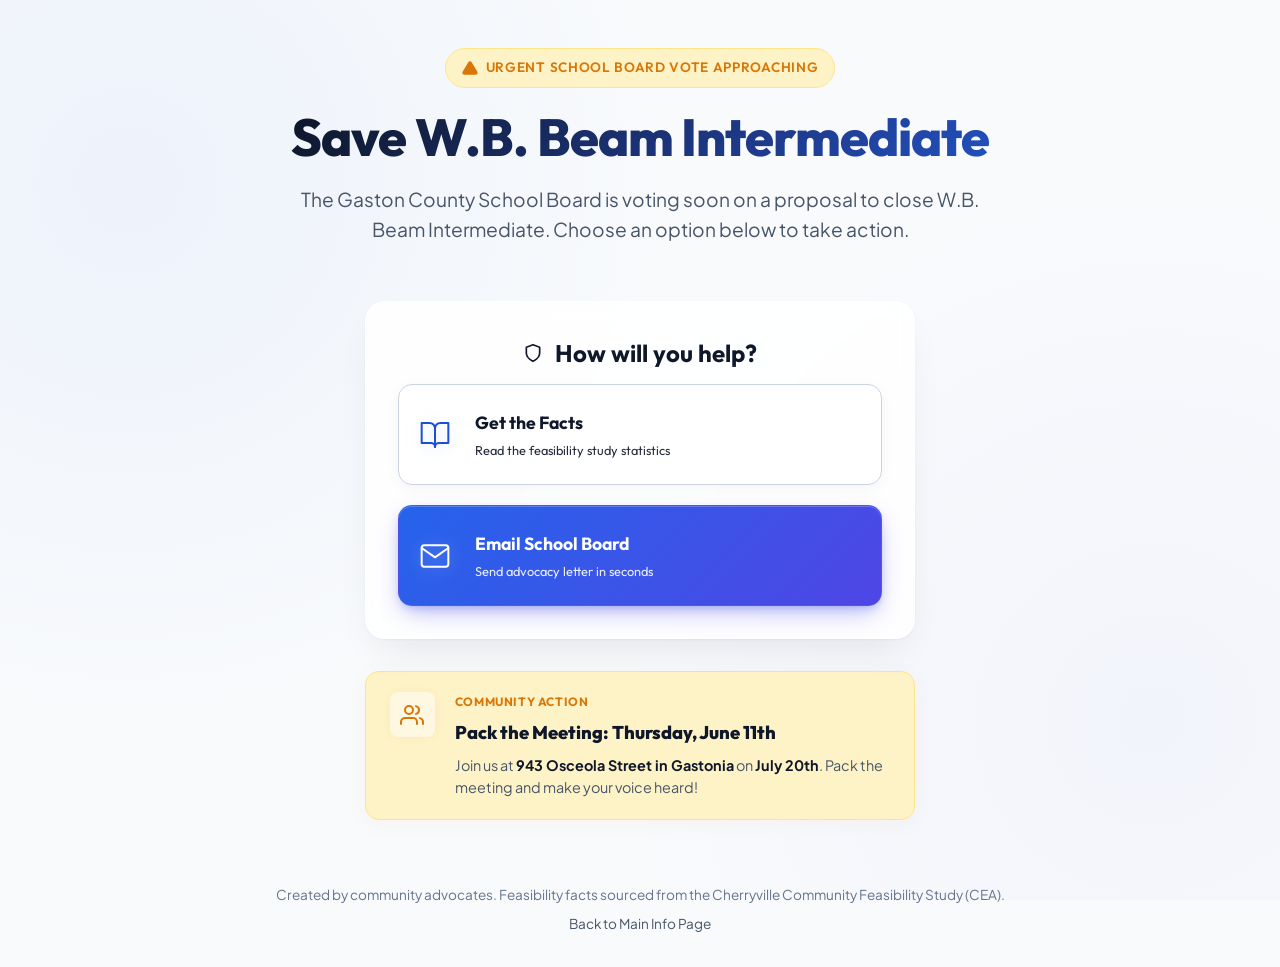
<file: index.html>
<!DOCTYPE html>
<html lang="en">

<head>
  <meta charset="UTF-8">
  <meta name="viewport" content="width=device-width, initial-scale=1.0">
  <meta name="description"
    content="Advocacy action center to protest the proposed closure of W.B. Beam Intermediate School. Get the facts or email the Gaston County School Board.">
  <title>Save W.B. Beam Intermediate School - Action Center</title>
  <link rel="stylesheet" href="index.css">
</head>

<body>

  <header>
    <div class="badge">
      <svg class="icon" viewBox="0 0 24 24" style="width:16px; height:16px;">
        <path d="M10.29 3.86L1.82 18a2 2 0 0 0 1.71 3h16.94a2 2 0 0 0 1.71-3L13.71 3.86a2 2 0 0 0-3.42 0z" />
        <line x1="12" y1="9" x2="12" y2="13" />
        <line x1="12" y1="17" x2="12.01" y2="17" />
      </svg>
      Urgent School Board Vote Approaching
    </div>
    <h1>Save W.B. Beam Intermediate</h1>
    <p class="subtitle">
      The Gaston County School Board is voting soon on a proposal to close W.B. Beam Intermediate.
      Choose an option below to take action.
    </p>
  </header>

  <main>
    <div class="hero-container">
      <!-- Main Landing Action Card -->
      <div class="card action-card">
        <h2 class="card-title" style="color: var(--text-primary); margin-bottom: 0.75rem; justify-content: center;">
          <svg class="icon" viewBox="0 0 24 24">
            <path d="M12 22s8-4 8-10V5l-8-3-8 3v7c0 6 8 10 8 10z" />
          </svg>
          How will you help?
        </h2>

        <div class="landing-buttons-vertical">
          <!-- Button 1: Get the Facts -->
          <a href="facts.html" class="btn btn-secondary btn-large">
            <svg class="icon" viewBox="0 0 24 24">
              <path d="M2 3h6a4 4 0 0 1 4 4v14a3 3 0 0 0-3-3H2z" />
              <path d="M22 3h-6a4 4 0 0 0-4 4v14a3 3 0 0 1 3-3h7z" />
            </svg>
            <div class="btn-text-container">
              <span class="btn-main-text">Get the Facts</span>
              <span class="btn-sub-text">Read the feasibility study statistics</span>
            </div>
          </a>

          <!-- Button 2: Email advocacy tool -->
          <a href="email.html" class="btn btn-primary btn-large">
            <svg class="icon" viewBox="0 0 24 24">
              <path d="M4 4h16c1.1 0 2 .9 2 2v12c0 1.1-.9 2-2 2H4c-1.1 0-2-.9-2-2V6c0-1.1.9-2 2-2z" />
              <polyline points="22,6 12,13 2,6" />
            </svg>
            <div class="btn-text-container">
              <span class="btn-main-text">Email School Board</span>
              <span class="btn-sub-text">Send advocacy letter in seconds</span>
            </div>
          </a>
        </div>
      </div>

      <!-- In-Person Meeting Call to Action (Placed below card, scrolls into view if height is small) -->
      <div class="announcement-banner" style="max-width: 550px; width: 100%; margin: 0 auto;">
        <div class="announcement-icon">
          <svg class="icon" viewBox="0 0 24 24">
            <path d="M17 21v-2a4 4 0 0 0-4-4H5a4 4 0 0 0-4 4v2" />
            <circle cx="9" cy="7" r="4" />
            <path d="M23 21v-2a4 4 0 0 0-3-3.87" />
            <path d="M16 3.13a4 4 0 0 1 0 7.75" />
          </svg>
        </div>
        <div class="announcement-content">
          <span class="announcement-tag">Community Action</span>
          <h3 class="announcement-title">Pack the Meeting: Thursday, June 11th</h3>
          <p class="announcement-text">Join us at <strong>943 Osceola Street in Gastonia</strong> on <strong>July
              20th</strong>. Pack the
            meeting and make your voice heard!</p>
        </div>
      </div>
    </div>
  </main>

  <footer>
    <p>Created by community advocates. Feasibility facts sourced from the Cherryville Community Feasibility Study (CEA).
    </p>
    <p style="margin-top: 0.5rem;"><a href="../beam.html">Back to Main Info Page</a></p>
  </footer>

</body>

</html>
</file>
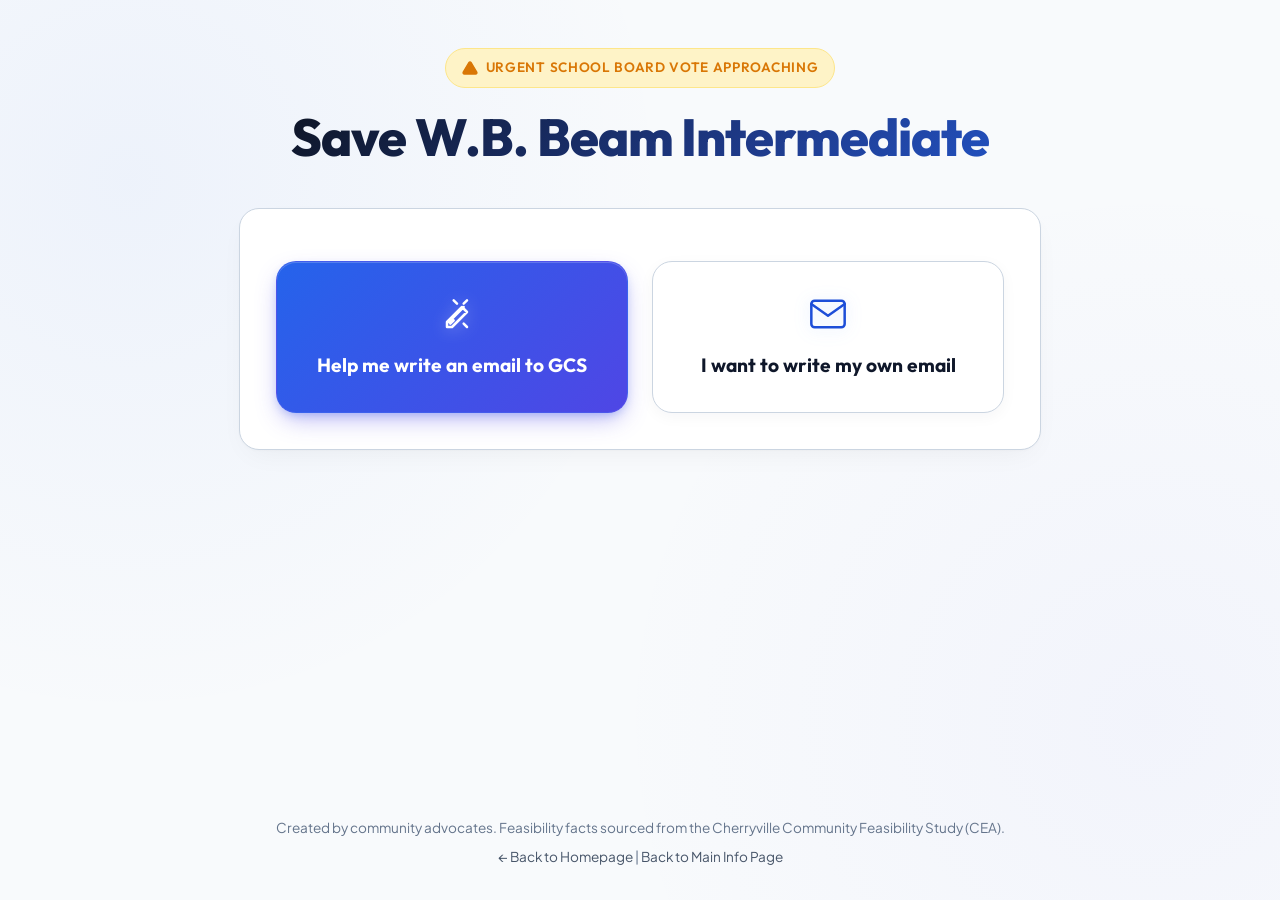
<file: email.html>
<!DOCTYPE html>
<html lang="en">

<head>
  <meta charset="UTF-8">
  <meta name="viewport" content="width=device-width, initial-scale=1.0">
  <meta name="description"
    content="Send advocacy emails directly to the Gaston County School Board to protest the closure of W.B. Beam Intermediate School.">
  <title>Save W.B. Beam Intermediate School - Advocacy Launcher</title>
  <link rel="stylesheet" href="index.css">
</head>

<body>

  <header>
    <div class="badge">
      <svg class="icon" viewBox="0 0 24 24" style="width:16px; height:16px;">
        <path d="M10.29 3.86L1.82 18a2 2 0 0 0 1.71 3h16.94a2 2 0 0 0 1.71-3L13.71 3.86a2 2 0 0 0-3.42 0z" />
        <line x1="12" y1="9" x2="12" y2="13" />
        <line x1="12" y1="17" x2="12.01" y2="17" />
      </svg>
      Urgent School Board Vote Approaching
    </div>
    <h1>Save W.B. Beam Intermediate</h1>
    <!-- <p class="subtitle">
      The Gaston County School Board is voting soon on a proposal to close W.B. Beam Intermediate School.
      Help us fight this short-sighted decision. Send an advocacy email to all board members in seconds.
    </p> -->
  </header>

  <main>
    <!-- Landing View -->
    <div id="landing-container" class="card">
      <!-- <h2 class="card-title" style="color: var(--text-primary);">
        <svg class="icon" viewBox="0 0 24 24">
          <path d="M12 22s8-4 8-10V5l-8-3-8 3v7c0 6 8 10 8 10z" />
        </svg>
        Take Action Now
      </h2> -->

      <!-- In-Person Meeting Call to Action -->
      <!-- <div class="announcement-banner">
        <div class="announcement-icon">
          <svg class="icon" viewBox="0 0 24 24">
            <path d="M17 21v-2a4 4 0 0 0-4-4H5a4 4 0 0 0-4 4v2" />
            <circle cx="9" cy="7" r="4" />
            <path d="M23 21v-2a4 4 0 0 0-3-3.87" />
            <path d="M16 3.13a4 4 0 0 1 0 7.75" />
          </svg>
        </div>
         <div class="announcement-content">
          <span class="announcement-tag">Community Action</span>
          <h3 class="announcement-title">Pack the Meeting: Thursday, June 11th</h3>
          <p class="announcement-text">Join us at <strong>Myers Center</strong> this Thursday. Pack the meeting and make
            your voice heard! We need everyone present to stand against the closure of W.B. Beam Intermediate.</p>
        </div>
    </div> -->

      <div class="landing-buttons">
        <button id="btn-start-wizard" class="btn btn-primary btn-large">
          <svg class="icon" viewBox="0 0 24 24">
            <path d="m15 4-2-2M19 16l2 2M21 2l-2 2M13 14l-2 2M19 6l-9 9M9 15v3h3l9-9-3-3L9 15z" />
          </svg>
          Help me write an email to GCS
        </button>

        <a href="write-own.html" class="btn btn-secondary btn-large">
          <svg class="icon" viewBox="0 0 24 24">
            <path d="M4 4h16c1.1 0 2 .9 2 2v12c0 1.1-.9 2-2 2H4c-1.1 0-2-.9-2-2V6c0-1.1.9-2 2-2z" />
            <polyline points="22,6 12,13 2,6" />
          </svg>
          I want to write my own email
        </a>
      </div>
    </div>

    <!-- Wizard View -->
    <div id="wizard-container" class="card d-none">
      <!-- Wizard Progress Header -->
      <div class="wizard-header">
        <button id="btn-wizard-back" class="btn-back" title="Go back to the previous step">
          <svg class="icon" viewBox="0 0 24 24" style="width:16px; height:16px; margin-right: 4px;">
            <line x1="19" y1="12" x2="5" y2="12" />
            <polyline points="12 19 5 12 12 5" />
          </svg>
          Back
        </button>
        <div class="wizard-progress-steps">
          <div class="progress-step active" data-step="1">1</div>
          <div class="progress-line"></div>
          <div class="progress-step" data-step="2">2</div>
        </div>
        <button id="btn-wizard-reset" class="btn-reset" title="Start over">
          Start Over
        </button>
      </div>

      <!-- Step 1: Select Concerns -->
      <div id="wizard-step-1" class="wizard-step">
        <h2 class="wizard-title">What are you most concerned about?</h2>
        <p class="wizard-description">Select up to two concerns. Click a card to toggle. Flipped cards will be included
          in your email.</p>

        <div class="concern-grid">
          <!-- Card 1: financials -->
          <div class="card-flip-container" data-concern="financials">
            <div class="card-flip-inner">
              <div class="card-flip-front">
                <div class="concern-icon">
                  <svg class="icon" viewBox="0 0 24 24">
                    <line x1="12" y1="1" x2="12" y2="23" />
                    <path d="M17 5H9.5a3.5 3.5 0 0 0 0 7h5a3.5 3.5 0 0 1 0 7H6" />
                  </svg>
                </div>
                <div class="concern-info">
                  <span class="concern-title">It doesn't make financial sense</span>
                  <span class="concern-desc">Focus on suspicious savings claims, SRO grants, and lack of school baseline
                    budgets.</span>
                </div>
              </div>
              <div class="card-flip-back">
                <div class="back-content">
                  <svg class="icon check-icon" viewBox="0 0 24 24">
                    <polyline points="20 6 9 17 4 12" />
                  </svg>
                  <span class="back-title">Selected</span>
                  <span class="back-desc">Added to email</span>
                </div>
              </div>
            </div>
          </div>

          <!-- Card 2: capacity -->
          <div class="card-flip-container" data-concern="capacity">
            <div class="card-flip-inner">
              <div class="card-flip-front">
                <div class="concern-icon">
                  <svg class="icon" viewBox="0 0 24 24">
                    <path d="M17 21v-2a4 4 0 0 0-4-4H5a4 4 0 0 0-4 4v2" />
                    <circle cx="9" cy="7" r="4" />
                    <path d="M23 21v-2a4 4 0 0 0-3-3.87" />
                    <path d="M16 3.13a4 4 0 0 1 0 7.75" />
                  </svg>
                </div>
                <div class="concern-info">
                  <span class="concern-title">School overcrowding</span>
                  <span class="concern-desc">Focus on Beam operating at 87% utilization and overloading Cherryville
                    Elementary to over 100% capacity.</span>
                </div>
              </div>
              <div class="card-flip-back">
                <div class="back-content">
                  <svg class="icon check-icon" viewBox="0 0 24 24">
                    <polyline points="20 6 9 17 4 12" />
                  </svg>
                  <span class="back-title">Selected</span>
                  <span class="back-desc">Added to email</span>
                </div>
              </div>
            </div>
          </div>

          <!-- Card 4: educational -->
          <div class="card-flip-container" data-concern="educational">
            <div class="card-flip-inner">
              <div class="card-flip-front">
                <div class="concern-icon">
                  <svg class="icon" viewBox="0 0 24 24">
                    <path d="M2 3h6a4 4 0 0 1 4 4v14a3 3 0 0 0-3-3H2z" />
                    <path d="M22 3h-6a4 4 0 0 0-4 4v14a3 3 0 0 1 3-3h7z" />
                  </svg>
                </div>
                <div class="concern-info">
                  <span class="concern-title">It will hurt our education</span>
                  <span class="concern-desc">Focus on middle school developmental risks and losing robotics,
                    mathematics, and reading programs.</span>
                </div>
              </div>
              <div class="card-flip-back">
                <div class="back-content">
                  <svg class="icon check-icon" viewBox="0 0 24 24">
                    <polyline points="20 6 9 17 4 12" />
                  </svg>
                  <span class="back-title">Selected</span>
                  <span class="back-desc">Added to email</span>
                </div>
              </div>
            </div>
          </div>
        </div>

        <div class="wizard-actions" style="margin-top: 2rem; display: flex; justify-content: center;">
          <button id="btn-compose-wizard" class="btn btn-primary" style="padding: 1rem 2.5rem; min-width: 280px;"
            disabled>
            Select at least 1 concern
          </button>
        </div>
      </div>

      <!-- Step 2: Review & Send Preview -->
      <div id="wizard-step-2" class="wizard-step d-none">
        <h2 class="wizard-title">Review & Send Email</h2>
        <p class="wizard-description">You can enter your name below to sign the message. We have generated a unique
          email based on your concerns.</p>

        <form id="email-form-sig" onsubmit="event.preventDefault();" style="margin-bottom: 1.5rem;">
          <div class="form-group" style="margin-bottom: 0;">
            <label for="user-name">Your Name (optional, signs the email)</label>
            <input type="text" id="user-name" placeholder="e.g. Jane Doe" autocomplete="name"
              style="padding: 1rem; font-size: 1.05rem;">
          </div>
        </form>

        <div class="preview-container">
          <div class="preview-header">
            <span class="preview-badge">Live Letter Preview</span>
            <button class="btn-regenerate" id="regenerate-btn" onclick="generateEmail()"
              title="Generate another variation of the subject and body">
              <svg class="icon" viewBox="0 0 24 24" style="width: 14px; height: 14px;">
                <path d="M21.5 2v6h-6M21.34 15.57a10 10 0 1 1-.57-8.38l5.67-5.67" />
              </svg>
              Spin New Variation
            </button>
          </div>
          <div class="subject-field">
            <span class="subject-label" style="min-width: 60px;">To:</span>
            <input type="text" id="preview-to" class="subject-input" readonly aria-label="Email Recipients List"
              style="font-family: monospace; font-size: 0.85rem;">
            <button type="button" id="btn-copy-to" class="btn-copy-inline" title="Copy email addresses"
              onclick="copyToEmailsClipboard()">
              <svg class="icon" viewBox="0 0 24 24">
                <rect x="9" y="9" width="13" height="13" rx="2" ry="2" />
                <path d="M5 15H4a2 2 0 0 1-2-2V4a2 2 0 0 1 2-2h9a2 2 0 0 1 2 2v1" />
              </svg>
              <span id="btn-copy-to-text">Copy</span>
            </button>
          </div>
          <div class="subject-field">
            <span class="subject-label" style="min-width: 60px;">Subject:</span>
            <input type="text" id="preview-subject" class="subject-input" aria-label="Email Subject Line">
          </div>
          <textarea id="preview-body" class="body-textarea" aria-label="Email Body Content"></textarea>
        </div>

        <div class="preview-hint">
          Note: You can click inside the preview boxes to make direct edits before sending!
        </div>

        <div class="button-row">
          <a href="#" class="btn btn-primary" id="send-btn">
            <svg class="icon" viewBox="0 0 24 24">
              <line x1="22" y1="2" x2="11" y2="13" />
              <polygon points="22 2 15 22 11 13 2 9 22 2" />
            </svg>
            Open This Email in my Email Client
          </a>
          <button class="btn btn-secondary" id="copy-btn" onclick="copyToClipboard()">
            <svg class="icon" id="copy-icon" viewBox="0 0 24 24">
              <rect x="9" y="9" width="13" height="13" rx="2" ry="2" />
              <path d="M5 15H4a2 2 0 0 1-2-2V4a2 2 0 0 1 2-2h9a2 2 0 0 1 2 2v1" />
            </svg>
            <span id="copy-btn-text">Copy Text</span>
          </button>
        </div>
      </div>
    </div>
  </main>

  <footer>
    <p>Created by community advocates. Feasibility facts sourced from the Cherryville Community Feasibility Study (CEA).
    </p>
    <p style="margin-top: 0.5rem;">
      <a href="index.html">← Back to Homepage</a> | <a href="../beam.html">Back to Main Info Page</a>
    </p>
  </footer>

  <script src="generator.js"></script>
</body>

</html>
</file>
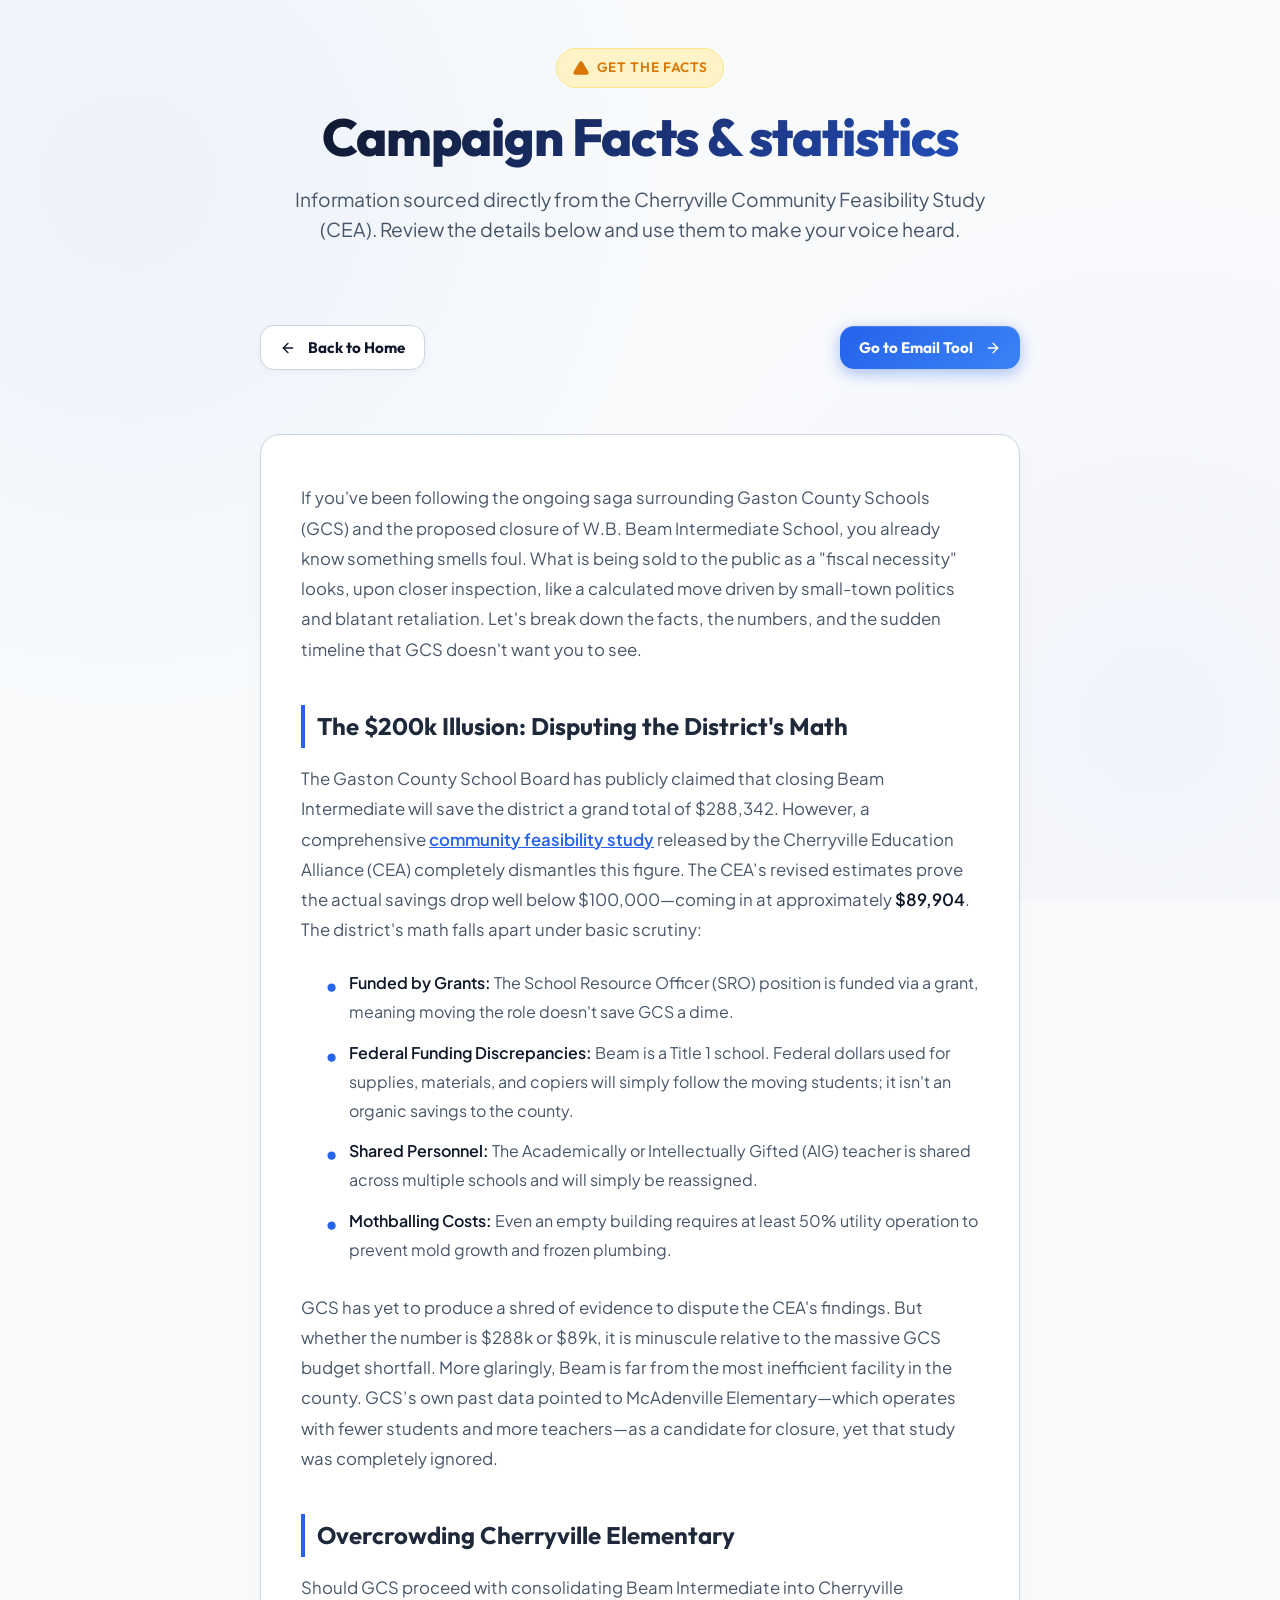
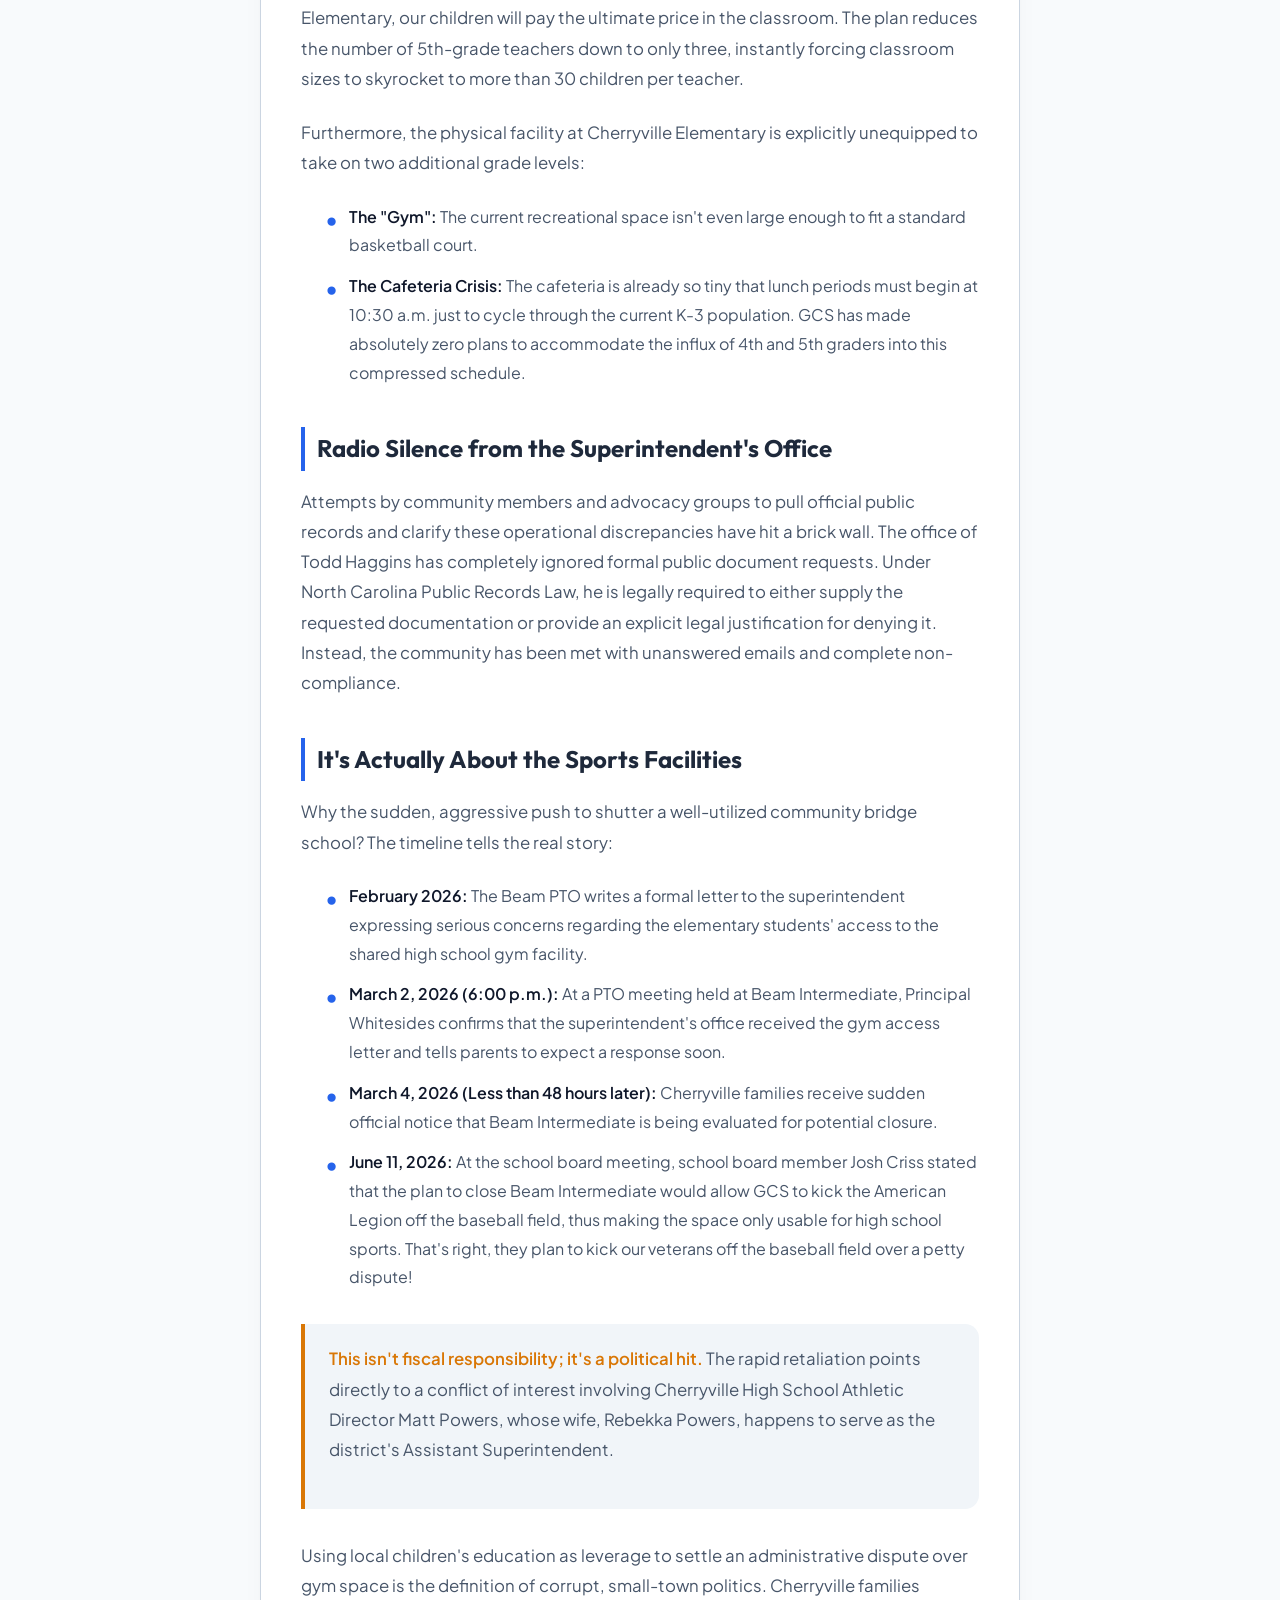
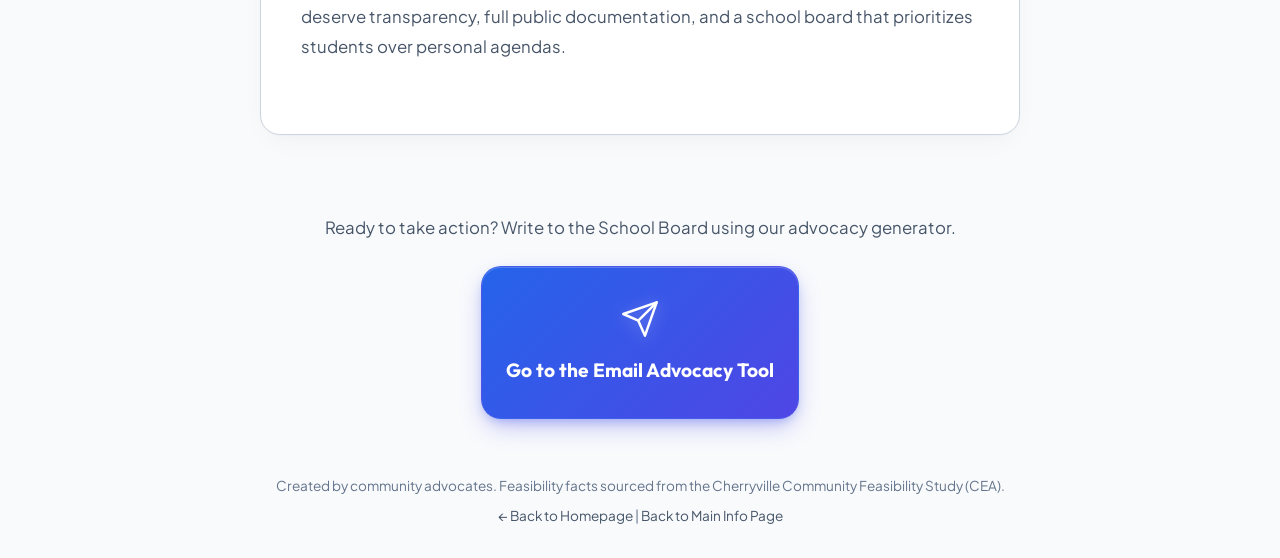
<file: facts.html>
<!DOCTYPE html>
<html lang="en">

<head>
  <meta charset="UTF-8">
  <meta name="viewport" content="width=device-width, initial-scale=1.0">
  <meta name="description"
    content="Key feasibility facts and statistics supporting the campaign to save W.B. Beam Intermediate School.">
  <title>Feasibility Facts - Save W.B. Beam Intermediate School</title>
  <link rel="stylesheet" href="index.css">
</head>

<body>

  <header>
    <div class="badge">
      <svg class="icon" viewBox="0 0 24 24" style="width:16px; height:16px;">
        <path d="M10.29 3.86L1.82 18a2 2 0 0 0 1.71 3h16.94a2 2 0 0 0 1.71-3L13.71 3.86a2 2 0 0 0-3.42 0z" />
        <line x1="12" y1="9" x2="12" y2="13" />
        <line x1="12" y1="17" x2="12.01" y2="17" />
      </svg>
      Get the Facts
    </div>
    <h1>Campaign Facts & statistics</h1>
    <p class="subtitle">
      Information sourced directly from the Cherryville Community Feasibility Study (CEA).
      Review the details below and use them to make your voice heard.
    </p>
  </header>

  <main class="blog-container">
    <!-- Back Navigation Row -->
    <div class="facts-header-row">
      <a href="index.html" class="btn btn-secondary" style="padding: 0.6rem 1.2rem; font-size: 0.95rem;">
        <svg class="icon" viewBox="0 0 24 24" style="width: 16px; height: 16px;">
          <line x1="19" y1="12" x2="5" y2="12" />
          <polyline points="12 19 5 12 12 5" />
        </svg>
        Back to Home
      </a>
      <a href="email.html" class="btn btn-primary" style="padding: 0.6rem 1.2rem; font-size: 0.95rem;">
        Go to Email Tool
        <svg class="icon" viewBox="0 0 24 24" style="width: 16px; height: 16px; transform: rotate(180deg);">
          <line x1="19" y1="12" x2="5" y2="12" />
          <polyline points="12 19 5 12 12 5" />
        </svg>
      </a>
    </div>

    <!-- Blog Article Container -->
    <article class="blog-article">
      <!-- <header class="blog-header">
        <h1 class="blog-title">Behind Closed Doors: Small-Town Politics and the Fabricated Necessity of Closing Beam
          Intermediate</h1>
        <div class="blog-meta">
          <span class="blog-meta-item">
            <svg class="icon" viewBox="0 0 24 24" style="width: 14px; height: 14px;">
              <path d="M20 21v-2a4 4 0 0 0-4-4H8a4 4 0 0 0-4 4v2" />
              <circle cx="12" cy="7" r="4" />
            </svg>
            By Cherryville Community Advocates
          </span>
          <span class="blog-meta-divider">|</span>
          <span class="blog-meta-item">
            <svg class="icon" viewBox="0 0 24 24" style="width: 14px; height: 14px;">
              <rect x="3" y="4" width="18" height="18" rx="2" ry="2" />
              <line x1="16" y1="2" x2="16" y2="6" />
              <line x1="8" y1="2" x2="8" y2="6" />
              <line x1="3" y1="10" x2="21" y2="10" />
            </svg>
            June 2026
          </span>
        </div>
      </header> -->

      <div class="blog-content">
        <p>If you've been following the ongoing saga surrounding Gaston County Schools (GCS) and the proposed closure of
          W.B. Beam Intermediate School, you already know something smells foul. What is being sold to the public as a
          "fiscal necessity" looks, upon closer inspection, like a calculated move driven by small-town politics and
          blatant retaliation. Let's break down the facts, the numbers, and the sudden timeline that GCS doesn't want
          you to see.</p>

        <h2>The $200k Illusion: Disputing the District's Math</h2>
        <p>The Gaston County School Board has publicly claimed that closing Beam Intermediate will save the district a
          grand total of $288,342. However, a comprehensive <a href="WB_Beam_Community_Feasibility_Study_CEA_City.pdf"
            target="_blank" style="text-decoration: underline; color: var(--primary); font-weight: 600;">community
            feasibility study</a> released by the Cherryville
          Education Alliance (CEA) completely dismantles this figure. The CEA’s revised estimates prove the actual
          savings drop well below $100,000—coming in at approximately <strong>$89,904</strong>. The district's math
          falls apart under basic scrutiny:</p>

        <ul>
          <li><strong>Funded by Grants:</strong> The School Resource Officer (SRO) position is funded via a grant,
            meaning moving the role doesn't save GCS a dime.</li>
          <li><strong>Federal Funding Discrepancies:</strong> Beam is a Title 1 school. Federal dollars used for
            supplies, materials, and copiers will simply follow the moving students; it isn't an organic savings to the
            county.</li>
          <li><strong>Shared Personnel:</strong> The Academically or Intellectually Gifted (AIG) teacher is shared
            across multiple schools and will simply be reassigned.</li>
          <li><strong>Mothballing Costs:</strong> Even an empty building requires at least 50% utility operation to
            prevent mold growth and frozen plumbing.</li>
        </ul>

        <p>GCS has yet to produce a shred of evidence to dispute the CEA's findings. But whether the number is $288k or
          $89k, it is minuscule relative to the massive GCS budget shortfall. More glaringly, Beam is far from the most
          inefficient facility in the county. GCS’s own past data pointed to McAdenville Elementary—which operates with
          fewer students and more teachers—as a candidate for closure, yet that study was completely ignored.</p>

        <h2>Overcrowding Cherryville Elementary</h2>
        <p>Should GCS proceed with consolidating Beam Intermediate into Cherryville Elementary, our children will pay
          the ultimate price in the classroom. The plan reduces the number of 5th-grade teachers down to only three,
          instantly forcing classroom sizes to skyrocket to more than 30 children per teacher.</p>

        <p>Furthermore, the physical facility at Cherryville Elementary is explicitly unequipped to take on two
          additional grade levels:</p>

        <ul>
          <li><strong>The "Gym":</strong> The current recreational space isn't even large enough to fit a standard
            basketball court.</li>
          <li><strong>The Cafeteria Crisis:</strong> The cafeteria is already so tiny that lunch periods must begin at
            10:30 a.m. just to cycle through the current K-3 population. GCS has made absolutely zero plans to
            accommodate the influx of 4th and 5th graders into this compressed schedule.</li>
        </ul>

        <h2>Radio Silence from the Superintendent's Office</h2>
        <p>Attempts by community members and advocacy groups to pull official public records and clarify these
          operational discrepancies have hit a brick wall. The office of Todd Haggins has completely ignored formal
          public document requests. Under North Carolina Public Records Law, he is legally required to either supply the
          requested documentation or provide an explicit legal justification for denying it. Instead, the community has
          been met with unanswered emails and complete non-compliance.</p>

        <h2>It's Actually About the Sports Facilities</h2>
        <p>Why the sudden, aggressive push to shutter a well-utilized community bridge school? The timeline tells the
          real story:</p>

        <ul>
          <li><strong>February 2026:</strong> The Beam PTO writes a formal letter to the superintendent expressing
            serious concerns regarding the elementary students' access to the shared high school gym facility.</li>
          <li><strong>March 2, 2026 (6:00 p.m.):</strong> At a PTO meeting held at Beam Intermediate, Principal
            Whitesides confirms that the superintendent's office received the gym access letter and tells parents to
            expect a response soon.</li>
          <li><strong>March 4, 2026 (Less than 48 hours later):</strong> Cherryville families receive sudden official
            notice that Beam Intermediate is being evaluated for potential closure.</li>
          <li><strong>June 11, 2026:</strong> At the school board meeting, school board member Josh Criss stated that
            the plan
            to close Beam Intermediate would allow GCS to kick the American Legion off the baseball field, thus making
            the space
            only usable for high school sports. That's right, they plan to kick our veterans off the baseball field over
            a petty dispute!</li>

        </ul>

        <div class="blog-callout">
          <p><strong>This isn't fiscal responsibility; it's a political hit.</strong> The rapid retaliation points
            directly to a conflict of interest involving Cherryville High School Athletic Director Matt Powers, whose
            wife, Rebekka Powers, happens to serve as the district's Assistant Superintendent.</p>
        </div>

        <p>Using local children's education as leverage to settle an administrative dispute over gym space is the
          definition of corrupt, small-town politics. Cherryville families deserve transparency, full public
          documentation, and a school board that prioritizes students over personal agendas.</p>
      </div>
    </article>

    <!-- Extra Action Row -->
    <div style="text-align: center; margin-top: 3rem; margin-bottom: 2rem;">
      <p style="margin-bottom: 1.5rem; color: var(--text-secondary); font-size: 1.05rem;">
        Ready to take action? Write to the School Board using our advocacy generator.
      </p>
      <a href="email.html" class="btn btn-primary btn-large"
        style="max-width: 400px; margin: 0 auto; display: inline-flex;">
        <svg class="icon" viewBox="0 0 24 24">
          <line x1="22" y1="2" x2="11" y2="13" />
          <polygon points="22 2 15 22 11 13 2 9 22 2" />
        </svg>
        Go to the Email Advocacy Tool
      </a>
    </div>
  </main>

  <footer>
    <p>Created by community advocates. Feasibility facts sourced from the Cherryville Community Feasibility Study (CEA).
    </p>
    <p style="margin-top: 0.5rem;">
      <a href="index.html">← Back to Homepage</a> | <a href="../beam.html">Back to Main Info Page</a>
    </p>
  </footer>

</body>

</html>
</file>
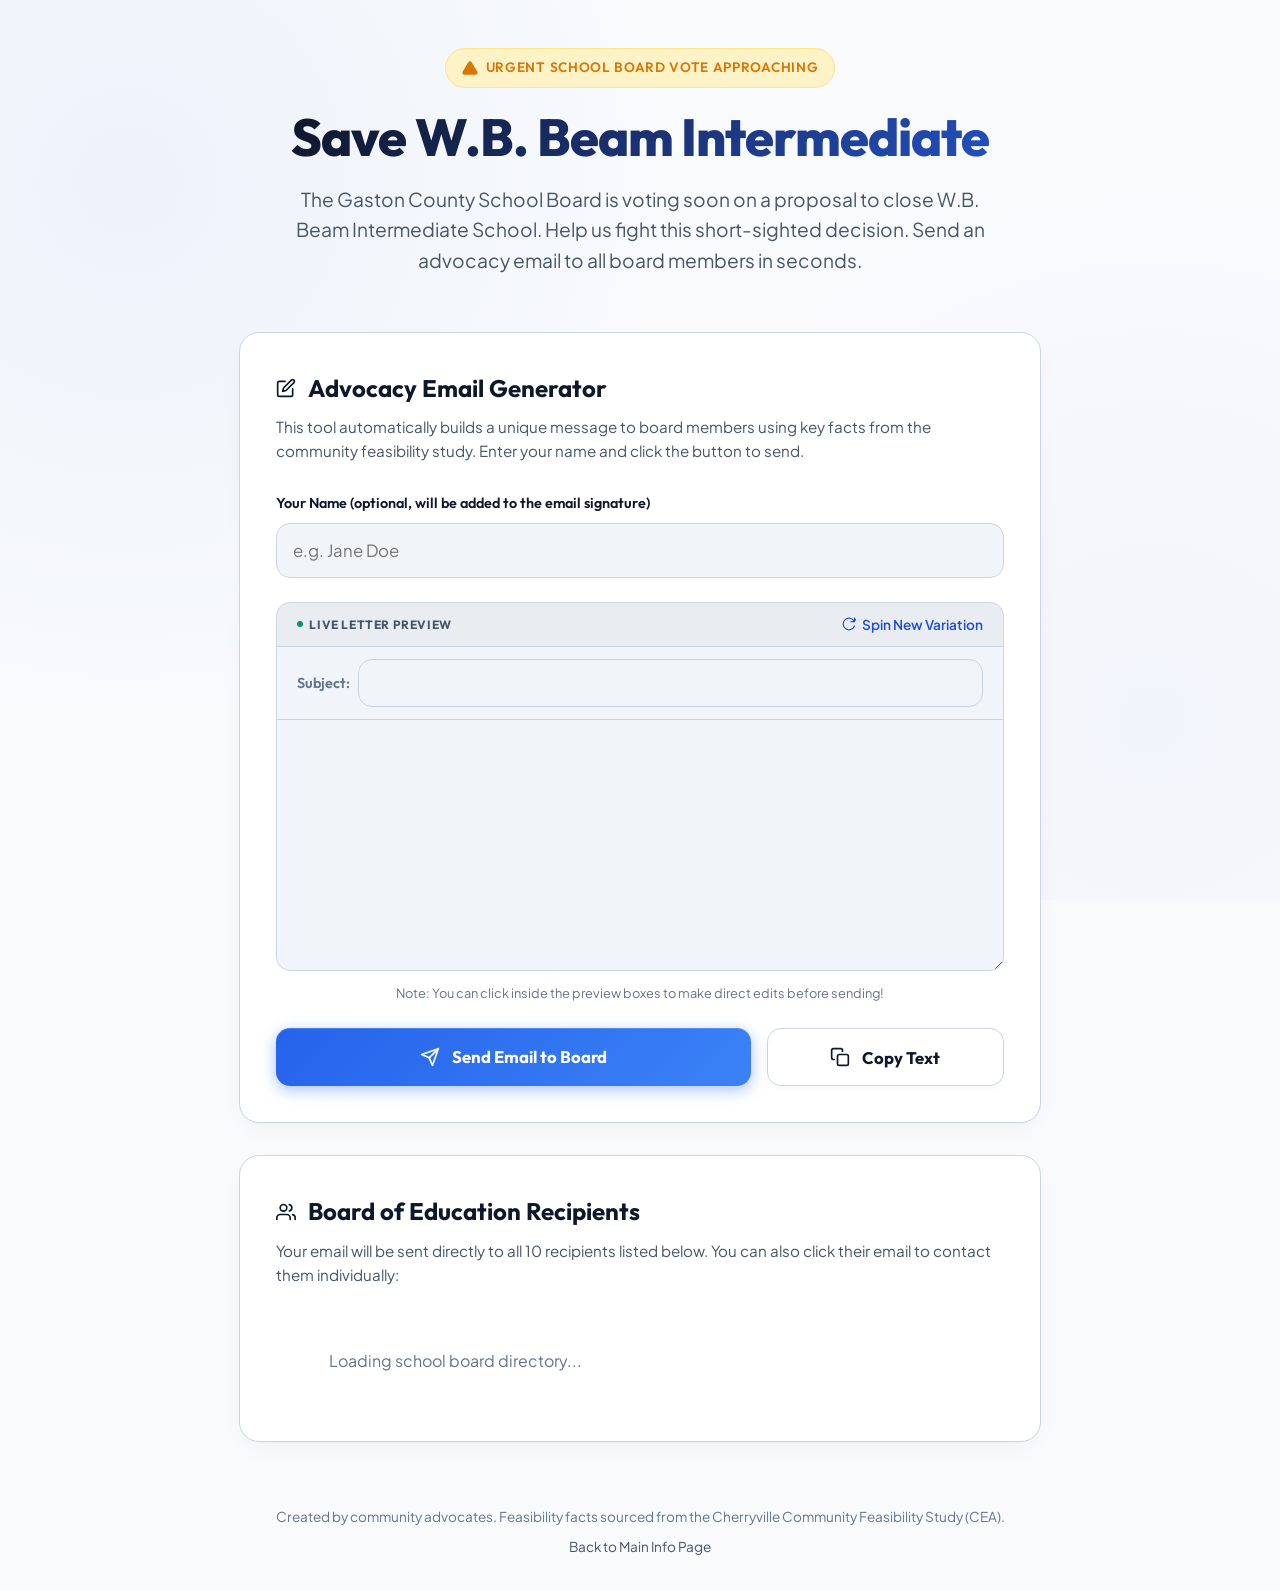
<file: test.html>
<!DOCTYPE html>
<html lang="en">
<head>
  <meta charset="UTF-8">
  <meta name="viewport" content="width=device-width, initial-scale=1.0">
  <meta name="description" content="Send advocacy emails directly to the Gaston County School Board to protest the closure of W.B. Beam Intermediate School. Complete static campaign tool with unique randomized letters.">
  <title>Save W.B. Beam Intermediate School - Advocacy Launcher</title>
  <link rel="stylesheet" href="index.css">
</head>
<body>

  <header>
    <div class="badge">
      <svg class="icon" viewBox="0 0 24 24" style="width:16px; height:16px;"><path d="M10.29 3.86L1.82 18a2 2 0 0 0 1.71 3h16.94a2 2 0 0 0 1.71-3L13.71 3.86a2 2 0 0 0-3.42 0z"/><line x1="12" y1="9" x2="12" y2="13"/><line x1="12" y1="17" x2="12.01" y2="17"/></svg>
      Urgent School Board Vote Approaching
    </div>
    <h1>Save W.B. Beam Intermediate</h1>
    <p class="subtitle">
      The Gaston County School Board is voting soon on a proposal to close W.B. Beam Intermediate School. 
      Help us fight this short-sighted decision. Send an advocacy email to all board members in seconds.
    </p>
  </header>

  <main>
    <!-- Section 1 (Top): Email Customizer & Live Preview (Advocacy Generator) -->
    <section class="card" aria-label="Email Message Customizer">
      <h2 class="card-title" style="color: var(--text-primary);">
        <svg class="icon" viewBox="0 0 24 24"><path d="M11 4H4a2 2 0 0 0-2 2v14a2 2 0 0 0 2 2h14a2 2 0 0 0 2-2v-7"/><path d="M18.5 2.5a2.121 2.121 0 1 1 3 3L12 15l-4 1 1-4z"/></svg>
        Advocacy Email Generator
      </h2>
      <p class="card-description">
        This tool automatically builds a unique message to board members using key facts from the community feasibility study. Enter your name and click the button to send.
      </p>

      <form id="email-form" onsubmit="event.preventDefault();" style="margin-bottom: 1.5rem;">
        <div class="form-group" style="margin-bottom: 0;">
          <label for="user-name">Your Name (optional, will be added to the email signature)</label>
          <input type="text" id="user-name" placeholder="e.g. Jane Doe" autocomplete="name" style="padding: 1rem; font-size: 1.05rem;">
        </div>
      </form>

      <!-- Preview Section -->
      <div class="preview-container">
        <div class="preview-header">
          <span class="preview-badge">Live Letter Preview</span>
          <button class="btn-regenerate" id="regenerate-btn" onclick="generateEmail()" title="Generate another variation of the subject and body">
            <svg class="icon" viewBox="0 0 24 24" style="width: 14px; height: 14px;"><path d="M21.5 2v6h-6M21.34 15.57a10 10 0 1 1-.57-8.38l5.67-5.67"/></svg>
            Spin New Variation
          </button>
        </div>
        <div class="subject-field">
          <span class="subject-label">Subject:</span>
          <input type="text" id="preview-subject" class="subject-input" aria-label="Email Subject Line">
        </div>
        <textarea id="preview-body" class="body-textarea" aria-label="Email Body Content"></textarea>
      </div>

      <div class="preview-hint">
        Note: You can click inside the preview boxes to make direct edits before sending!
      </div>

      <div class="button-row">
        <a href="#" class="btn btn-primary" id="send-btn">
          <svg class="icon" viewBox="0 0 24 24"><line x1="22" y1="2" x2="11" y2="13"/><polygon points="22 2 15 22 11 13 2 9 22 2"/></svg>
          Send Email to Board
        </a>
        <button class="btn btn-secondary" id="copy-btn" onclick="copyToClipboard()">
          <svg class="icon" id="copy-icon" viewBox="0 0 24 24"><rect x="9" y="9" width="13" height="13" rx="2" ry="2"/><path d="M5 15H4a2 2 0 0 1-2-2V4a2 2 0 0 1 2-2h9a2 2 0 0 1 2 2v1"/></svg>
          <span id="copy-btn-text">Copy Text</span>
        </button>
      </div>
    </section>

    <!-- Section 2 (Bottom): School Board Directory -->
    <section class="card" aria-label="School Board Members Directory">
      <h2 class="card-title">
        <svg class="icon" viewBox="0 0 24 24"><path d="M17 21v-2a4 4 0 0 0-4-4H5a4 4 0 0 0-4 4v2"/><circle cx="9" cy="7" r="4"/><path d="M23 21v-2a4 4 0 0 0-3-3.87"/><path d="M16 3.13a4 4 0 0 1 0 7.75"/></svg>
        Board of Education Recipients
      </h2>
      <p class="card-description">
        Your email will be sent directly to all 10 recipients listed below. You can also click their email to contact them individually:
      </p>

      <div class="board-list" id="board-members-list">
        <!-- Rendered dynamically via JS -->
        <div style="text-align: center; padding: 2rem; color: var(--text-muted);">
          Loading school board directory...
        </div>
      </div>
    </section>
  </main>

  <footer>
    <p>Created by community advocates. Feasibility facts sourced from the Cherryville Community Feasibility Study (CEA).</p>
    <p style="margin-top: 0.5rem;"><a href="../beam.html">Back to Main Info Page</a></p>
  </footer>

  <script src="generator.js"></script>
</body>
</html>
</file>
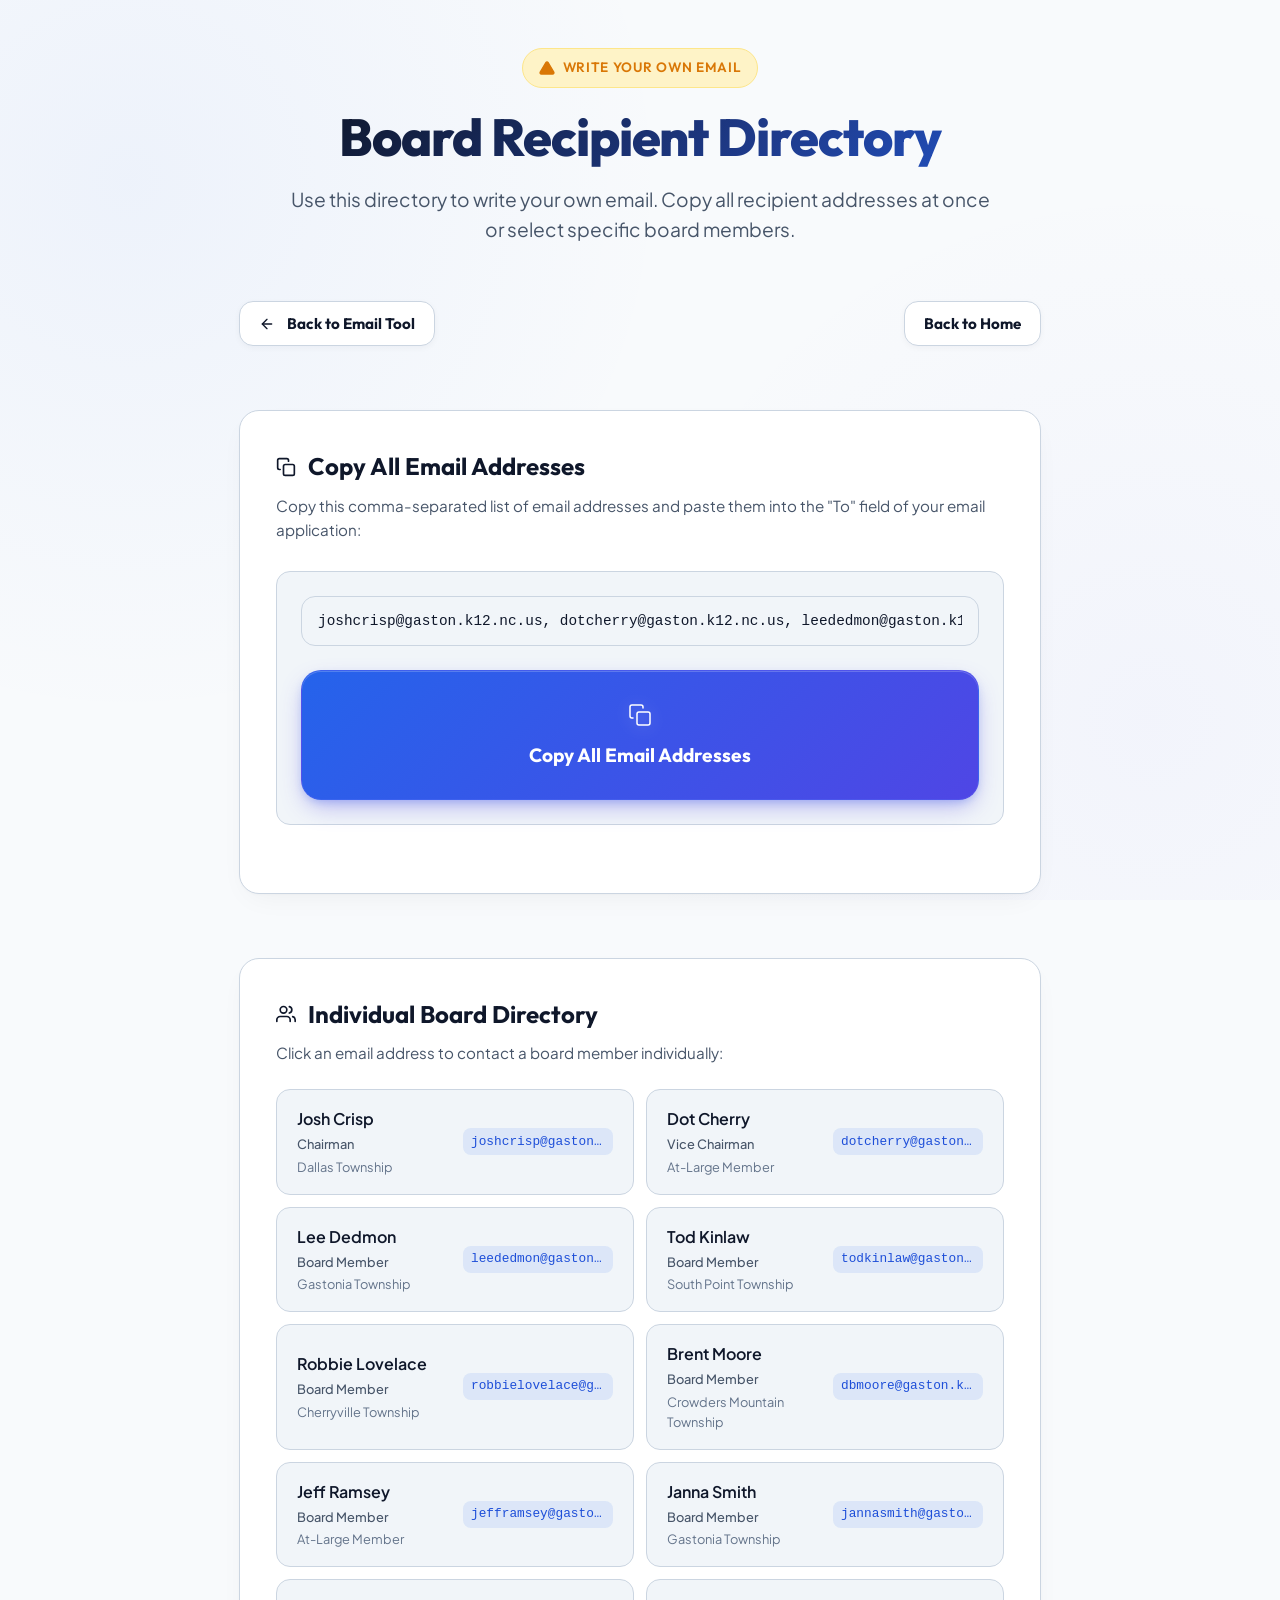
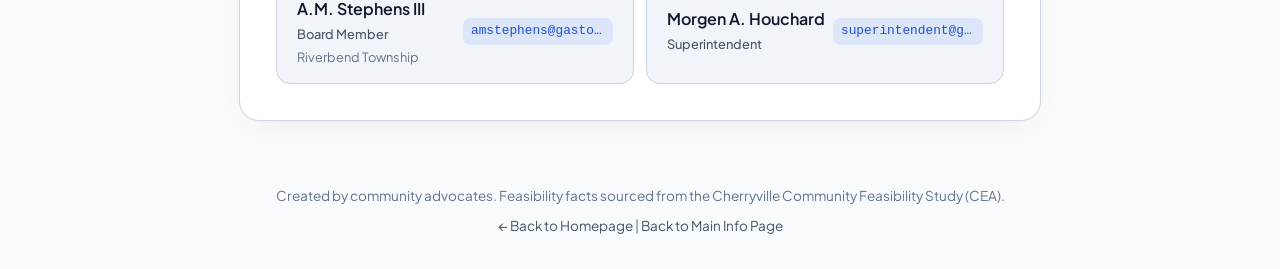
<file: write-own.html>
<!DOCTYPE html>
<html lang="en">

<head>
  <meta charset="UTF-8">
  <meta name="viewport" content="width=device-width, initial-scale=1.0">
  <meta name="description"
    content="Copy school board member email addresses to write your own custom advocacy message.">
  <title>Write Your Own Email - Save W.B. Beam Intermediate School</title>
  <link rel="stylesheet" href="index.css">
  <style>
    /* Styling for the copy block */
    .copy-box-container {
      background: var(--bg-surface-elevated);
      border: 1px solid var(--border-subtle);
      border-radius: var(--radius-md);
      padding: 1.5rem;
      margin-bottom: 2rem;
    }
  </style>
</head>

<body>

  <header>
    <div class="badge">
      <svg class="icon" viewBox="0 0 24 24" style="width:16px; height:16px;">
        <path d="M10.29 3.86L1.82 18a2 2 0 0 0 1.71 3h16.94a2 2 0 0 0 1.71-3L13.71 3.86a2 2 0 0 0-3.42 0z" />
        <line x1="12" y1="9" x2="12" y2="13" />
        <line x1="12" y1="17" x2="12.01" y2="17" />
      </svg>
      Write Your Own Email
    </div>
    <h1>Board Recipient Directory</h1>
    <p class="subtitle">
      Use this directory to write your own email. Copy all recipient addresses at once or select specific board members.
    </p>
  </header>

  <main>
    <!-- Navigation row -->
    <div style="display: flex; justify-content: space-between; margin-bottom: 2rem;">
      <a href="email.html" class="btn btn-secondary" style="padding: 0.6rem 1.2rem; font-size: 0.95rem;">
        <svg class="icon" viewBox="0 0 24 24" style="width: 16px; height: 16px;">
          <line x1="19" y1="12" x2="5" y2="12" />
          <polyline points="12 19 5 12 12 5" />
        </svg>
        Back to Email Tool
      </a>
      <a href="index.html" class="btn btn-secondary" style="padding: 0.6rem 1.2rem; font-size: 0.95rem;">
        Back to Home
      </a>
    </div>

    <!-- Main Copy Block -->
    <section class="card" aria-label="Copy Emails Block" style="margin-bottom: 2rem;">
      <h2 class="card-title">
        <svg class="icon" viewBox="0 0 24 24">
          <rect x="9" y="9" width="13" height="13" rx="2" ry="2" />
          <path d="M5 15H4a2 2 0 0 1-2-2V4a2 2 0 0 1 2-2h9a2 2 0 0 1 2 2v1" />
        </svg>
        Copy All Email Addresses
      </h2>
      <p class="card-description">
        Copy this comma-separated list of email addresses and paste them into the "To" field of your email application:
      </p>

      <div class="copy-box-container">
        <div class="form-group" style="margin-bottom: 1.5rem;">
          <input type="text" id="emails-input" readonly style="font-family: monospace; font-size: 0.9rem; padding: 1rem; width: 100%;">
        </div>
        <button id="copy-emails-btn" onclick="copyAllEmails()" class="btn btn-primary btn-large" style="width: 100%;">
          <svg class="icon" viewBox="0 0 24 24" style="width: 24px; height: 24px; color: white;">
            <rect x="9" y="9" width="13" height="13" rx="2" ry="2" />
            <path d="M5 15H4a2 2 0 0 1-2-2V4a2 2 0 0 1 2-2h9a2 2 0 0 1 2 2v1" />
          </svg>
          <span id="copy-emails-text">Copy All Email Addresses</span>
        </button>
      </div>
    </section>

    <!-- Board Members Directory -->
    <section class="card" aria-label="School Board Members Directory">
      <h2 class="card-title">
        <svg class="icon" viewBox="0 0 24 24">
          <path d="M17 21v-2a4 4 0 0 0-4-4H5a4 4 0 0 0-4 4v2" />
          <circle cx="9" cy="7" r="4" />
          <path d="M23 21v-2a4 4 0 0 0-3-3.87" />
          <path d="M16 3.13a4 4 0 0 1 0 7.75" />
        </svg>
        Individual Board Directory
      </h2>
      <p class="card-description" style="margin-bottom: 1.5rem;">
        Click an email address to contact a board member individually:
      </p>
      
      <div class="board-list" id="board-members-list">
        <div style="text-align: center; padding: 2rem; color: var(--text-muted);">
          Loading school board directory...
        </div>
      </div>
    </section>
  </main>

  <footer>
    <p>Created by community advocates. Feasibility facts sourced from the Cherryville Community Feasibility Study (CEA).</p>
    <p style="margin-top: 0.5rem;">
      <a href="index.html">← Back to Homepage</a> | <a href="../beam.html">Back to Main Info Page</a>
    </p>
  </footer>

  <script>
    const fallbackRecipients = [
      { "name": "Josh Crisp", "email": "joshcrisp@gaston.k12.nc.us", "role": "Chairman", "area": "Dallas Township" },
      { "name": "Dot Cherry", "email": "dotcherry@gaston.k12.nc.us", "role": "Vice Chairman", "area": "At-Large Member" },
      { "name": "Lee Dedmon", "email": "leededmon@gaston.k12.nc.us", "role": "Board Member", "area": "Gastonia Township" },
      { "name": "Tod Kinlaw", "email": "todkinlaw@gaston.k12.nc.us", "role": "Board Member", "area": "South Point Township" },
      { "name": "Robbie Lovelace", "email": "robbielovelace@gaston.k12.nc.us", "role": "Board Member", "area": "Cherryville Township" },
      { "name": "Brent Moore", "email": "dbmoore@gaston.k12.nc.us", "role": "Board Member", "area": "Crowders Mountain Township" },
      { "name": "Jeff Ramsey", "email": "jefframsey@gaston.k12.nc.us", "role": "Board Member", "area": "At-Large Member" },
      { "name": "Janna Smith", "email": "jannasmith@gaston.k12.nc.us", "role": "Board Member", "area": "Gastonia Township" },
      { "name": "A.M. Stephens III", "email": "amstephens@gaston.k12.nc.us", "role": "Board Member", "area": "Riverbend Township" },
      { "name": "Morgen A. Houchard", "email": "superintendent@gaston.k12.nc.us", "role": "Superintendent", "area": "Gaston County Schools" }
    ];

    async function loadWriteOwn() {
      let recipients = [];
      try {
        const response = await fetch('recepients.json');
        if (response.ok) {
          recipients = await response.json();
        } else {
          recipients = fallbackRecipients;
        }
      } catch (e) {
        recipients = fallbackRecipients;
      }

      // Populate input field
      const emailsList = recipients.map(r => r.email).join(', ');
      document.getElementById('emails-input').value = emailsList;

      // Render list
      const container = document.getElementById('board-members-list');
      if (container) {
        container.innerHTML = '';
        recipients.forEach(member => {
          const div = document.createElement('div');
          div.className = 'board-member-card';
          
          let roleText = member.role || "Board Member";
          if (roleText === 'Member') {
            roleText = 'Board Member';
          }
          
          const area = member.area || member.township || "";

          div.innerHTML = `
            <div class="member-info">
              <span class="member-name">${member.name}</span>
              <span class="member-role">${roleText}</span>
              <span class="member-township">${area}</span>
            </div>
            <a class="member-email" href="mailto:${member.email}" title="Email ${member.name} individually">${member.email}</a>
          `;
          container.appendChild(div);
        });
      }
    }

    function copyAllEmails() {
      const input = document.getElementById('emails-input');
      const btn = document.getElementById('copy-emails-btn');
      const btnText = document.getElementById('copy-emails-text');
      
      navigator.clipboard.writeText(input.value).then(() => {
        btn.className = "btn btn-success btn-large";
        btnText.innerText = "Copied to Clipboard!";
        setTimeout(() => {
          btn.className = "btn btn-primary btn-large";
          btnText.innerText = "Copy All Email Addresses";
        }, 2000);
      }).catch(err => {
        console.error('Could not copy emails: ', err);
      });
    }

    window.addEventListener('DOMContentLoaded', loadWriteOwn);
  </script>

</body>

</html>
</file>
<file: index.css>
/* 
   W.B. Beam Intermediate Advocacy Launcher
   Core Design System and Stylesheet
*/

@import url('https://fonts.googleapis.com/css2?family=Outfit:wght@300;400;500;600;700;800&family=Plus+Jakarta+Sans:wght@400;500;600;700&display=swap');

:root {
  /* Color Palette - Clean Light Slate & Indigo */
  --bg-base: #f8fafc;
  --bg-surface: #ffffff;
  --bg-surface-elevated: #f1f5f9;
  --border-subtle: #cbd5e1;
  --border-active: #2563eb;
  
  --primary: #2563eb;
  --primary-hover: #1d4ed8;
  --primary-glow: rgba(37, 99, 235, 0.15);
  
  --success: #059669;
  --success-hover: #047857;
  --success-glow: rgba(5, 150, 105, 0.15);
  
  --warning: #d97706;
  --warning-glow: rgba(217, 119, 6, 0.1);
  
  --text-primary: #0f172a;
  --text-secondary: #475569;
  --text-muted: #64748b;
  
  /* Layout & Spacing */
  --radius-sm: 8px;
  --radius-md: 14px;
  --radius-lg: 20px;
  --transition-fast: 0.15s cubic-bezier(0.4, 0, 0.2, 1);
  --transition-normal: 0.25s cubic-bezier(0.4, 0, 0.2, 1);
  
  /* Fonts */
  --font-display: 'Outfit', -apple-system, sans-serif;
  --font-body: 'Plus Jakarta Sans', -apple-system, sans-serif;
}

/* Base resets & styles */
* {
  box-sizing: border-box;
  margin: 0;
  padding: 0;
}

body {
  background-color: var(--bg-base);
  color: var(--text-primary);
  font-family: var(--font-body);
  line-height: 1.6;
  padding: 0;
  margin: 0;
  min-height: 100vh;
  display: flex;
  flex-direction: column;
  background-image: 
    radial-gradient(circle at 10% 20%, rgba(37, 99, 235, 0.05) 0%, transparent 40%),
    radial-gradient(circle at 90% 80%, rgba(99, 102, 241, 0.04) 0%, transparent 40%);
  background-attachment: fixed;
}

/* Header Section */
header {
  max-width: 1200px;
  width: 100%;
  margin: 0 auto;
  padding: 3rem 1.5rem 1.5rem 1.5rem;
  text-align: center;
}

.badge {
  display: inline-flex;
  align-items: center;
  gap: 0.5rem;
  background-color: #fef3c7;
  border: 1px solid #fde68a;
  color: var(--warning);
  padding: 0.5rem 1rem;
  border-radius: 9999px;
  font-family: var(--font-display);
  font-weight: 600;
  font-size: 0.85rem;
  margin-bottom: 1.25rem;
  text-transform: uppercase;
  letter-spacing: 0.05em;
  animation: pulse-border 2s infinite ease-in-out;
}

.badge svg {
  fill: currentColor;
}

h1 {
  font-family: var(--font-display);
  font-weight: 800;
  font-size: clamp(2rem, 5vw, 3.25rem);
  line-height: 1.15;
  background: linear-gradient(135deg, #0f172a 20%, #1e3a8a 60%, #2563eb 100%);
  -webkit-background-clip: text;
  -webkit-text-fill-color: transparent;
  margin-bottom: 1rem;
  letter-spacing: -0.02em;
}

.subtitle {
  color: var(--text-secondary);
  font-size: clamp(1rem, 2vw, 1.2rem);
  max-width: 700px;
  margin: 0 auto 2rem auto;
  font-weight: 400;
}

/* Grid Layout container */
main {
  max-width: 850px;
  width: 100%;
  margin: 0 auto;
  padding: 0 1.5rem 4rem 1.5rem;
  display: flex;
  flex-direction: column;
  gap: 2rem;
}

/* Card Styling */
.card {
  background: var(--bg-surface);
  border: 1px solid var(--border-subtle);
  border-radius: var(--radius-lg);
  padding: 2.25rem;
  display: flex;
  flex-direction: column;
  box-shadow: 0 10px 30px -10px rgba(15, 23, 42, 0.06), 0 1px 3px rgba(15, 23, 42, 0.02);
  height: 100%;
}

.card-title {
  font-family: var(--font-display);
  font-size: 1.5rem;
  font-weight: 700;
  margin-bottom: 0.5rem;
  display: flex;
  align-items: center;
  gap: 0.75rem;
}

.card-description {
  color: var(--text-secondary);
  font-size: 0.95rem;
  margin-bottom: 1.75rem;
}

/* Recipients / Board Directory List */
.board-list {
  display: grid;
  grid-template-columns: 1fr;
  gap: 0.75rem;
}

@media (min-width: 600px) {
  .board-list {
    grid-template-columns: 1fr 1fr;
  }
}

/* Custom Scrollbar for list */
.board-list::-webkit-scrollbar {
  width: 6px;
}
.board-list::-webkit-scrollbar-track {
  background: rgba(255, 255, 255, 0.02);
  border-radius: var(--radius-sm);
}
.board-list::-webkit-scrollbar-thumb {
  background: var(--border-subtle);
  border-radius: var(--radius-sm);
}
.board-list::-webkit-scrollbar-thumb:hover {
  background: var(--text-muted);
}

.board-member-card {
  background-color: var(--bg-surface-elevated);
  border: 1px solid var(--border-subtle);
  border-radius: var(--radius-md);
  padding: 1rem 1.25rem;
  display: flex;
  justify-content: space-between;
  align-items: center;
  transition: var(--transition-fast);
}

.board-member-card:hover {
  background-color: var(--bg-surface);
  border-color: var(--border-active);
  transform: translateY(-2px);
  box-shadow: 0 4px 12px rgba(15, 23, 42, 0.05);
}

.member-info {
  display: flex;
  flex-direction: column;
  gap: 0.15rem;
}

.member-name {
  font-weight: 600;
  color: var(--text-primary);
  font-size: 1rem;
}

.member-role {
  font-size: 0.8rem;
  color: var(--text-secondary);
  font-weight: 500;
}

.member-township {
  font-size: 0.8rem;
  color: var(--text-muted);
}

.member-email {
  font-size: 0.8rem;
  color: var(--primary-hover);
  text-decoration: none;
  font-family: monospace;
  background: rgba(37, 99, 235, 0.1);
  padding: 0.2rem 0.5rem;
  border-radius: var(--radius-sm);
  transition: var(--transition-fast);
  max-width: 150px;
  overflow: hidden;
  text-overflow: ellipsis;
  white-space: nowrap;
}

.member-email:hover {
  background: rgba(37, 99, 235, 0.25);
  color: var(--text-primary);
}

/* Generator & Form Styling */
.form-group {
  margin-bottom: 1.5rem;
}

label {
  display: block;
  font-family: var(--font-display);
  font-size: 0.9rem;
  font-weight: 600;
  color: var(--text-primary);
  margin-bottom: 0.5rem;
}

input[type="text"], select {
  width: 100%;
  background-color: var(--bg-surface-elevated);
  border: 1px solid var(--border-subtle);
  border-radius: var(--radius-md);
  color: var(--text-primary);
  padding: 0.85rem 1rem;
  font-family: var(--font-body);
  font-size: 0.95rem;
  outline: none;
  transition: var(--transition-fast);
}

input[type="text"]:focus, select:focus {
  border-color: var(--border-active);
  box-shadow: 0 0 0 3px rgba(59, 130, 246, 0.2);
}

/* Key Points Custom Checkboxes */
.checkbox-grid {
  display: grid;
  grid-template-columns: 1fr;
  gap: 0.75rem;
  margin-bottom: 1.5rem;
}

@media (min-width: 576px) {
  .checkbox-grid {
    grid-template-columns: 1fr 1fr;
  }
}

.checkbox-card {
  background-color: rgba(25, 33, 52, 0.4);
  border: 1px solid var(--border-subtle);
  border-radius: var(--radius-md);
  padding: 0.85rem 1rem;
  display: flex;
  align-items: flex-start;
  gap: 0.75rem;
  cursor: pointer;
  user-select: none;
  transition: var(--transition-fast);
}

.checkbox-card:hover {
  background-color: rgba(25, 33, 52, 0.8);
  border-color: rgba(59, 130, 246, 0.3);
}

.checkbox-card.selected {
  border-color: var(--border-active);
  background-color: rgba(37, 99, 235, 0.08);
}

.checkbox-card input[type="checkbox"] {
  accent-color: var(--primary-hover);
  margin-top: 0.25rem;
  width: 16px;
  height: 16px;
}

.checkbox-label {
  display: flex;
  flex-direction: column;
  gap: 0.15rem;
}

.checkbox-title {
  font-size: 0.9rem;
  font-weight: 600;
  color: var(--text-primary);
}

.checkbox-desc {
  font-size: 0.75rem;
  color: var(--text-secondary);
}

/* Live Preview Box */
.preview-container {
  display: flex;
  flex-direction: column;
  flex-grow: 1;
  background-color: var(--bg-surface-elevated);
  border: 1px solid var(--border-subtle);
  border-radius: var(--radius-md);
  margin-bottom: 1.75rem;
  overflow: hidden;
}

.preview-header {
  background-color: rgba(15, 23, 42, 0.03);
  border-bottom: 1px solid var(--border-subtle);
  padding: 0.75rem 1.25rem;
  display: flex;
  justify-content: space-between;
  align-items: center;
}

.preview-badge {
  font-family: var(--font-display);
  font-weight: 700;
  font-size: 0.75rem;
  color: var(--text-secondary);
  text-transform: uppercase;
  letter-spacing: 0.05em;
  display: flex;
  align-items: center;
  gap: 0.4rem;
}

.preview-badge::before {
  content: "";
  display: inline-block;
  width: 6px;
  height: 6px;
  background-color: var(--success);
  border-radius: 50%;
}

.btn-regenerate {
  background: none;
  border: none;
  color: var(--primary-hover);
  font-family: var(--font-body);
  font-size: 0.85rem;
  font-weight: 600;
  cursor: pointer;
  display: flex;
  align-items: center;
  gap: 0.35rem;
  transition: var(--transition-fast);
}

.btn-regenerate:hover {
  color: var(--text-primary);
}

.btn-regenerate svg {
  transition: transform 0.4s ease;
}

.btn-regenerate:hover svg {
  transform: rotate(180deg);
}

/* Subject & Body Preview Fields */
.subject-field {
  padding: 0.75rem 1.25rem;
  border-bottom: 1px solid var(--border-subtle);
  display: flex;
  align-items: center;
  gap: 0.5rem;
}

.subject-label {
  font-family: var(--font-display);
  font-weight: 600;
  font-size: 0.9rem;
  color: var(--text-muted);
}

.subject-input {
  background: none;
  border: none;
  color: var(--text-primary);
  font-family: var(--font-body);
  font-size: 0.95rem;
  width: 100%;
  outline: none;
  font-weight: 600;
}

.body-textarea {
  background: none;
  border: none;
  color: var(--text-primary);
  font-family: var(--font-body);
  font-size: 0.95rem;
  padding: 1.25rem;
  resize: vertical;
  min-height: 250px;
  outline: none;
  width: 100%;
  line-height: 1.6;
}

/* Footer Instructions Inside card */
.preview-hint {
  font-size: 0.8rem;
  color: var(--text-muted);
  text-align: center;
  margin-top: -1rem;
  margin-bottom: 1.5rem;
}

/* Button Layout */
.button-row {
  display: grid;
  grid-template-columns: 1fr;
  gap: 1rem;
}

@media (min-width: 576px) {
  .button-row {
    grid-template-columns: 2fr 1fr;
  }
}

.btn {
  display: inline-flex;
  align-items: center;
  justify-content: center;
  gap: 0.75rem;
  border-radius: var(--radius-md);
  padding: 1rem 1.5rem;
  font-family: var(--font-display);
  font-weight: 700;
  font-size: 1.05rem;
  cursor: pointer;
  transition: var(--transition-normal);
  text-decoration: none;
  border: none;
}

.btn-primary {
  background-color: var(--primary);
  color: white;
  box-shadow: 0 4px 14px 0 var(--primary-glow);
  position: relative;
  overflow: hidden;
}

.btn-primary:hover {
  background-color: var(--primary-hover);
  box-shadow: 0 6px 20px 0 var(--primary-glow);
  transform: translateY(-2px);
}

.btn-primary:active {
  transform: translateY(1px);
}

.btn-secondary {
  background-color: rgba(255, 255, 255, 0.05);
  border: 1px solid var(--border-subtle);
  color: var(--text-primary);
}

.btn-secondary:hover {
  background-color: rgba(255, 255, 255, 0.1);
  border-color: var(--text-secondary);
}

.btn-success {
  background-color: var(--success);
  color: white;
  box-shadow: 0 4px 14px 0 var(--success-glow);
}

.btn-success:hover {
  background-color: var(--success-hover);
  box-shadow: 0 6px 20px 0 var(--success-glow);
}

/* Campaign Stats Bar */
.stats-bar {
  display: grid;
  grid-template-columns: repeat(3, 1fr);
  gap: 1px;
  background-color: var(--border-subtle);
  border-radius: var(--radius-md);
  overflow: hidden;
  margin-top: auto;
  border: 1px solid var(--border-subtle);
}

.stat-item {
  background-color: rgba(18, 24, 38, 0.8);
  padding: 1rem;
  text-align: center;
  display: flex;
  flex-direction: column;
  gap: 0.25rem;
}

.stat-number {
  font-family: var(--font-display);
  font-size: 1.5rem;
  font-weight: 800;
  color: var(--warning);
}

.stat-label {
  font-size: 0.75rem;
  color: var(--text-secondary);
  text-transform: uppercase;
  letter-spacing: 0.05em;
}

/* Footer Info */
footer {
  max-width: 1200px;
  width: 100%;
  margin: auto auto 2rem auto;
  padding: 0 1.5rem;
  text-align: center;
  color: var(--text-muted);
  font-size: 0.85rem;
}

footer a {
  color: var(--text-secondary);
  text-decoration: none;
  transition: var(--transition-fast);
}

footer a:hover {
  color: var(--text-primary);
  text-decoration: underline;
}

/* Animations */
@keyframes pulse-border {
  0%, 100% {
    box-shadow: 0 0 0 0 rgba(245, 158, 11, 0.2);
  }
  50% {
    box-shadow: 0 0 0 8px rgba(245, 158, 11, 0);
  }
}

/* Utility classes */
.icon {
  width: 20px;
  height: 20px;
  stroke: currentColor;
  fill: none;
  stroke-width: 2;
  stroke-linecap: round;
  stroke-linejoin: round;
}

/* d-none utility */
.d-none {
  display: none !important;
}

/* Landing View Buttons */
.landing-buttons {
  display: grid;
  grid-template-columns: 1fr;
  gap: 1.5rem;
  margin-top: 1rem;
}

@media (min-width: 600px) {
  .landing-buttons {
    grid-template-columns: 1fr 1fr;
  }
}

.btn-large {
  padding: 2rem 1.5rem;
  font-size: 1.2rem;
  border-radius: var(--radius-lg);
  display: flex;
  flex-direction: column;
  align-items: center;
  justify-content: center;
  gap: 1rem;
  text-align: center;
  height: 100%;
  border: 1px solid transparent;
  transition: all var(--transition-normal);
}

.btn-large.btn-primary {
  background: linear-gradient(135deg, var(--primary), #4f46e5);
  color: white;
  box-shadow: 0 10px 25px -5px rgba(79, 70, 229, 0.4), 0 4px 10px -3px rgba(37, 99, 235, 0.3), inset 0 1px 0 rgba(255, 255, 255, 0.2);
  border-color: rgba(99, 102, 241, 0.3);
}

.btn-large.btn-primary:hover {
  background: linear-gradient(135deg, var(--primary-hover), #6366f1);
  transform: translateY(-5px) scale(1.03);
  box-shadow: 0 15px 35px -5px rgba(79, 70, 229, 0.6), 0 8px 15px -3px rgba(37, 99, 235, 0.4), inset 0 1px 0 rgba(255, 255, 255, 0.4);
}

.btn-large.btn-secondary {
  background: var(--bg-surface);
  border-color: var(--border-subtle);
  color: var(--text-primary);
  box-shadow: 0 4px 15px rgba(15, 23, 42, 0.04), inset 0 1px 0 rgba(255, 255, 255, 0.6);
}

.btn-large.btn-secondary:hover {
  background: var(--bg-surface-elevated);
  border-color: var(--border-active);
  transform: translateY(-5px) scale(1.03);
  color: var(--primary-hover);
  box-shadow: 0 12px 25px rgba(15, 23, 42, 0.08), 0 0 15px rgba(37, 99, 235, 0.1);
}

.btn-large:active {
  transform: translateY(-1px) scale(0.99) !important;
}

.btn-large .icon {
  width: 40px;
  height: 40px;
  stroke-width: 1.5;
  transition: transform var(--transition-fast);
  color: inherit;
}

.btn-large.btn-primary .icon {
  filter: drop-shadow(0 2px 8px rgba(255, 255, 255, 0.3));
}

.btn-large.btn-secondary .icon {
  color: var(--primary-hover);
  filter: drop-shadow(0 2px 8px rgba(59, 130, 246, 0.2));
}

.btn-large:hover .icon {
  transform: scale(1.15) rotate(5deg);
}

/* action buttons overrides for extra pop */
.btn-primary:not(.btn-large) {
  background: linear-gradient(135deg, var(--primary), #3b82f6) !important;
  box-shadow: 0 4px 15px rgba(37, 99, 235, 0.4), inset 0 1px 0 rgba(255, 255, 255, 0.15) !important;
}

.btn-primary:not(.btn-large):hover {
  background: linear-gradient(135deg, var(--primary-hover), #60a5fa) !important;
  transform: translateY(-2px);
  box-shadow: 0 6px 20px rgba(37, 99, 235, 0.55), inset 0 1px 0 rgba(255, 255, 255, 0.3) !important;
}

.btn-secondary:not(.btn-large) {
  background: var(--bg-surface) !important;
  border: 1px solid var(--border-subtle) !important;
  color: var(--text-primary) !important;
  box-shadow: 0 2px 6px rgba(15, 23, 42, 0.04) !important;
}

.btn-secondary:not(.btn-large):hover {
  background: var(--bg-surface-elevated) !important;
  border-color: var(--text-secondary) !important;
  transform: translateY(-2px);
  box-shadow: 0 4px 10px rgba(15, 23, 42, 0.08) !important;
}

/* Wizard Header & Navigation */
.wizard-header {
  display: flex;
  justify-content: space-between;
  align-items: center;
  border-bottom: 1px solid var(--border-subtle);
  padding-bottom: 1.5rem;
  margin-bottom: 2rem;
  gap: 1rem;
}

.btn-back, .btn-reset {
  background: none;
  border: none;
  font-family: var(--font-display);
  font-size: 0.9rem;
  font-weight: 600;
  color: var(--text-secondary);
  cursor: pointer;
  display: inline-flex;
  align-items: center;
  transition: var(--transition-fast);
  padding: 0.5rem 0.75rem;
  border-radius: var(--radius-sm);
}

.btn-back:hover, .btn-reset:hover {
  color: var(--text-primary);
  background-color: rgba(255, 255, 255, 0.05);
}

.wizard-progress-steps {
  display: flex;
  align-items: center;
  gap: 0.5rem;
}

.progress-step {
  width: 28px;
  height: 28px;
  border-radius: 50%;
  background-color: var(--bg-surface-elevated);
  border: 2px solid var(--border-subtle);
  color: var(--text-secondary);
  display: flex;
  align-items: center;
  justify-content: center;
  font-family: var(--font-display);
  font-weight: 700;
  font-size: 0.85rem;
  transition: var(--transition-normal);
}

.progress-step.active {
  background-color: var(--primary);
  border-color: var(--primary-hover);
  color: white;
  box-shadow: 0 0 12px var(--primary-glow);
}

.progress-step.completed {
  background-color: var(--success);
  border-color: var(--success-hover);
  color: white;
  box-shadow: 0 0 12px var(--success-glow);
}

.progress-line {
  width: 24px;
  height: 2px;
  background-color: var(--border-subtle);
  transition: var(--transition-normal);
}

.progress-line.completed {
  background-color: var(--success);
}

/* Wizard Steps Content */
.wizard-step {
  animation: fadeIn 0.4s cubic-bezier(0.4, 0, 0.2, 1) forwards;
}

.wizard-title {
  font-family: var(--font-display);
  font-weight: 800;
  font-size: 1.65rem;
  margin-bottom: 0.5rem;
  color: var(--text-primary);
  letter-spacing: -0.01em;
}

.wizard-description {
  color: var(--text-secondary);
  font-size: 0.95rem;
  margin-bottom: 2rem;
}

/* Concern Options Grid */
.concern-grid {
  display: grid;
  grid-template-columns: 1fr;
  gap: 1rem;
}

@media (min-width: 600px) {
  .concern-grid {
    grid-template-columns: 1fr 1fr;
  }
}

.card-flip-container {
  perspective: 1000px;
  cursor: pointer;
  height: auto;
}

.card-flip-inner {
  position: relative;
  width: 100%;
  height: 100%;
  transform-style: preserve-3d;
  transition: transform 0.6s cubic-bezier(0.4, 0, 0.2, 1);
}

.card-flip-container.flipped .card-flip-inner {
  transform: rotateY(180deg);
}

.card-flip-front, .card-flip-back {
  border-radius: var(--radius-md);
  box-shadow: 0 4px 12px rgba(37, 99, 235, 0.05);
  backface-visibility: hidden;
  -webkit-backface-visibility: hidden;
}

.card-flip-front {
  position: relative;
  background: #f0f7ff;
  border: 1px solid #bfdbfe;
  border-left: 5px solid var(--primary);
  padding: 1.5rem;
  display: flex;
  align-items: flex-start;
  gap: 1.25rem;
  color: inherit;
  transition: all var(--transition-normal);
}

.card-flip-container:not(.flipped):hover .card-flip-front {
  background: #e0f2fe;
  border-color: var(--border-active);
  border-left-color: var(--primary-hover);
  transform: translateY(-5px);
  box-shadow: 0 12px 28px -6px rgba(37, 99, 235, 0.18), 0 8px 16px -6px rgba(15, 23, 42, 0.04);
}

.concern-icon {
  background: #ffffff;
  color: var(--primary);
  border-radius: var(--radius-sm);
  padding: 0.75rem;
  display: flex;
  align-items: center;
  justify-content: center;
  flex-shrink: 0;
  transition: all var(--transition-fast);
  box-shadow: 0 2px 8px rgba(37, 99, 235, 0.08);
  border: 1px solid #dbeafe;
}

.card-flip-container:not(.flipped):hover .concern-icon {
  background: var(--primary);
  color: white;
  box-shadow: 0 4px 12px var(--primary-glow);
  transform: scale(1.08);
  border-color: var(--primary);
}

.concern-info {
  display: flex;
  flex-direction: column;
  gap: 0.35rem;
}

.concern-title {
  font-family: var(--font-display);
  font-weight: 800;
  font-size: 1.15rem;
  color: var(--text-primary);
  letter-spacing: -0.01em;
  transition: color var(--transition-fast);
}

.card-flip-container:not(.flipped):hover .concern-title {
  color: var(--primary);
}

.concern-desc {
  font-size: 0.88rem;
  color: var(--text-secondary);
  line-height: 1.5;
}

.card-flip-back {
  position: absolute;
  top: 0;
  left: 0;
  width: 100%;
  height: 100%;
  transform: rotateY(180deg);
  background: linear-gradient(135deg, var(--primary), #1d4ed8);
  border: 1px solid var(--primary-hover);
  color: white;
  display: flex;
  align-items: center;
  justify-content: center;
  padding: 1.5rem;
  box-sizing: border-box;
  text-align: center;
}

.back-content {
  display: flex;
  flex-direction: column;
  align-items: center;
  justify-content: center;
  gap: 0.4rem;
}

.back-content .check-icon {
  width: 44px;
  height: 44px;
  stroke: white;
  stroke-width: 3;
  margin-bottom: 0.25rem;
  filter: drop-shadow(0 2px 4px rgba(0,0,0,0.15));
}

.back-title {
  font-family: var(--font-display);
  font-weight: 800;
  font-size: 1.25rem;
  letter-spacing: -0.01em;
  margin: 0;
}

.back-desc {
  font-size: 0.85rem;
  opacity: 0.9;
  margin: 0;
}

/* Collapsible Recipients details style overrides */
.recipients-details {
  width: 100%;
}

.recipients-summary {
  display: flex;
  justify-content: space-between;
  align-items: center;
  cursor: pointer;
  list-style: none; /* Hide default arrow */
  user-select: none;
}

/* Hide webkit details marker */
.recipients-summary::-webkit-details-marker {
  display: none;
}

.summary-header {
  display: flex;
  align-items: center;
}

.recipients-summary .chevron {
  transition: transform var(--transition-normal);
  color: var(--text-secondary);
}

.recipients-details[open] .recipients-summary .chevron {
  transform: rotate(180deg);
  color: var(--text-primary);
}

.recipients-content {
  animation: slideDown 0.3s cubic-bezier(0.4, 0, 0.2, 1) forwards;
}

/* Animation Keyframes */
@keyframes fadeIn {
  from {
    opacity: 0;
    transform: translateY(10px);
  }
  to {
    opacity: 1;
    transform: translateY(0);
  }
}

@keyframes slideDown {
  from {
    opacity: 0;
    transform: translateY(-5px);
  }
  to {
    opacity: 1;
    transform: translateY(0);
  }
}

/* Announcement Banner Styling */
.announcement-banner {
  background: #fef3c7;
  border: 1px solid #fde68a;
  border-radius: var(--radius-md);
  padding: 1.25rem 1.5rem;
  display: flex;
  align-items: flex-start;
  gap: 1.25rem;
  margin-bottom: 2rem;
  box-shadow: 0 4px 20px rgba(217, 119, 6, 0.05);
  animation: pulse-glow 3s infinite ease-in-out;
}

.announcement-icon {
  background: #fef8e2;
  color: var(--warning);
  border-radius: var(--radius-sm);
  padding: 0.65rem;
  display: flex;
  align-items: center;
  justify-content: center;
  flex-shrink: 0;
  box-shadow: 0 0 10px rgba(217, 119, 6, 0.08);
}

.announcement-icon .icon {
  width: 24px;
  height: 24px;
}

.announcement-content {
  display: flex;
  flex-direction: column;
  gap: 0.25rem;
}

.announcement-tag {
  font-family: var(--font-display);
  font-weight: 700;
  font-size: 0.75rem;
  text-transform: uppercase;
  color: var(--warning);
  letter-spacing: 0.05em;
}

.announcement-title {
  font-family: var(--font-display);
  font-weight: 800;
  font-size: 1.15rem;
  color: var(--text-primary);
  margin-top: 0.15rem;
}

.announcement-text {
  font-size: 0.9rem;
  color: var(--text-secondary);
  line-height: 1.5;
  margin-top: 0.25rem;
}

.announcement-text strong {
  color: var(--text-primary);
}

@keyframes pulse-glow {
  0%, 100% {
    box-shadow: 0 4px 20px rgba(217, 119, 6, 0.05);
    border-color: #fde68a;
  }
  50% {
    box-shadow: 0 4px 25px rgba(217, 119, 6, 0.12);
    border-color: #f59e0b;
  }
}

/* Landing Page Hero Layout */
.hero-container {
  display: flex;
  flex-direction: column;
  align-items: center;
  width: 100%;
  margin: 0 auto;
  box-sizing: border-box;
}

.action-card {
  width: 100%;
  max-width: 550px;
  padding: 2rem;
  backdrop-filter: blur(10px);
  background: rgba(255, 255, 255, 0.85);
  border: 1px solid rgba(255, 255, 255, 0.6);
  box-shadow: 0 20px 40px -15px rgba(15, 23, 42, 0.1), 0 1px 3px rgba(15, 23, 42, 0.05);
  margin-bottom: 2rem;
}

.landing-buttons-vertical {
  display: flex;
  flex-direction: column;
  gap: 1.25rem;
  width: 100%;
}

.landing-buttons-vertical .btn-large {
  padding: 1.5rem 1.25rem;
  font-size: 1.15rem;
  border-radius: var(--radius-md);
  flex-direction: row;
  justify-content: flex-start;
  text-align: left;
  height: auto;
}

.landing-buttons-vertical .btn-large .icon {
  width: 32px;
  height: 32px;
  flex-shrink: 0;
  margin-right: 0.5rem;
}

.btn-text-container {
  display: flex;
  flex-direction: column;
  align-items: flex-start;
  gap: 0.15rem;
}

.btn-main-text {
  font-weight: 700;
  font-size: 1.1rem;
}

.btn-sub-text {
  font-size: 0.8rem;
  font-weight: 400;
  opacity: 0.9;
}

/* Small screens height optimization */
@media (max-height: 740px) {
  header {
    padding: 1.5rem 1rem 0.75rem 1rem;
  }
  h1 {
    margin-bottom: 0.25rem;
  }
  .subtitle {
    margin-bottom: 0.75rem;
    font-size: 0.95rem;
  }
  .action-card {
    padding: 1.25rem;
    margin-bottom: 1rem;
  }
  .landing-buttons-vertical {
    gap: 0.75rem;
  }
  .landing-buttons-vertical .btn-large {
    padding: 1rem 1rem;
  }
  .badge {
    margin-bottom: 0.5rem;
    padding: 0.35rem 0.75rem;
    font-size: 0.75rem;
  }
}

/* Facts Page Layout Customizations */
.facts-header-row {
  display: flex;
  justify-content: space-between;
  align-items: center;
  margin-bottom: 2rem;
}

.facts-grid {
  display: grid;
  grid-template-columns: 1fr;
  gap: 1.5rem;
  margin-bottom: 2.5rem;
}

@media (min-width: 768px) {
  .facts-grid {
    grid-template-columns: 1fr 1fr;
  }
}

.fact-card {
  transition: transform var(--transition-normal), border-color var(--transition-fast);
}

.fact-card:hover {
  transform: translateY(-4px);
  border-color: var(--border-active);
}

.fact-number-badge {
  display: inline-block;
  background-color: var(--primary-glow);
  color: var(--primary);
  font-family: var(--font-display);
  font-weight: 700;
  font-size: 1.5rem;
  width: 40px;
  height: 40px;
  line-height: 40px;
  text-align: center;
  border-radius: 50%;
  margin-bottom: 1rem;
}

.fact-details-list {
  list-style: none;
  margin-top: 1rem;
  padding-left: 0;
  display: flex;
  flex-direction: column;
  gap: 0.75rem;
}

.fact-details-list li {
  position: relative;
  padding-left: 1.5rem;
  font-size: 0.95rem;
  color: var(--text-secondary);
}

.fact-details-list li::before {
  content: "•";
  color: var(--primary);
  font-weight: bold;
  font-size: 1.25rem;
  position: absolute;
  left: 0;
  top: -2px;
}

/* Inline copy button styling next to text inputs */
.btn-copy-inline {
  background-color: var(--bg-surface);
  border: 1px solid var(--border-subtle);
  color: var(--text-secondary);
  font-family: var(--font-body);
  font-size: 0.75rem;
  font-weight: 600;
  cursor: pointer;
  display: inline-flex;
  align-items: center;
  gap: 0.25rem;
  padding: 0.25rem 0.6rem;
  border-radius: var(--radius-sm);
  transition: all var(--transition-fast);
  white-space: nowrap;
}

.btn-copy-inline:hover {
  background-color: rgba(37, 99, 235, 0.08);
  border-color: var(--primary);
  color: var(--primary);
}

.btn-copy-inline.btn-success {
  background-color: var(--success) !important;
  border-color: var(--success) !important;
  color: white !important;
}

.btn-copy-inline .icon {
  width: 12px;
  height: 12px;
  stroke-width: 2.5;
}

/* Blog Style Layout for Facts Page */
.blog-container {
  max-width: 760px;
  margin: 0 auto;
  padding: 1.5rem 0;
  width: 100%;
}

.blog-article {
  background: var(--bg-surface);
  border: 1px solid var(--border-subtle);
  border-radius: var(--radius-lg);
  padding: 3rem 2.5rem;
  box-shadow: 0 10px 30px -10px rgba(15, 23, 42, 0.06), 0 1px 3px rgba(15, 23, 42, 0.02);
  line-height: 1.8;
  color: var(--text-primary);
}

.blog-header {
  margin-bottom: 2.5rem;
  border-bottom: 1px solid var(--border-subtle);
  padding-bottom: 2rem;
}

.blog-title {
  font-family: var(--font-display);
  font-size: 2.25rem;
  font-weight: 800;
  line-height: 1.25;
  color: var(--text-primary);
  margin-bottom: 1.25rem;
  background: linear-gradient(135deg, #0f172a 0%, #1e3a8a 50%, #2563eb 100%);
  -webkit-background-clip: text;
  -webkit-text-fill-color: transparent;
}

.blog-meta {
  display: flex;
  flex-wrap: wrap;
  gap: 1rem;
  align-items: center;
  font-size: 0.85rem;
  color: var(--text-muted);
  font-weight: 500;
}

.blog-meta-item {
  display: inline-flex;
  align-items: center;
  gap: 0.35rem;
}

.blog-meta-divider {
  color: var(--border-subtle);
}

.blog-content h2 {
  font-family: var(--font-display);
  font-size: 1.5rem;
  font-weight: 700;
  color: #1e293b;
  margin-top: 2.5rem;
  margin-bottom: 1rem;
  display: flex;
  align-items: center;
  gap: 0.5rem;
  border-left: 4px solid var(--primary);
  padding-left: 0.75rem;
}

.blog-content p {
  margin-bottom: 1.5rem;
  font-size: 1.05rem;
  color: var(--text-secondary);
}

.blog-content ul, .blog-content ol {
  margin-bottom: 1.75rem;
  padding-left: 1.5rem;
  list-style: none;
}

.blog-content li {
  position: relative;
  padding-left: 1.5rem;
  margin-bottom: 0.75rem;
  font-size: 1rem;
  color: var(--text-secondary);
}

.blog-content li::before {
  content: "•";
  color: var(--primary);
  font-weight: bold;
  font-size: 1.25rem;
  position: absolute;
  left: 0;
  top: -2px;
}

.blog-content strong {
  color: var(--text-primary);
  font-weight: 600;
}

/* Callout Box inside blog post */
.blog-callout {
  background: var(--bg-surface-elevated);
  border-left: 4px solid var(--warning);
  border-radius: 0 var(--radius-md) var(--radius-md) 0;
  padding: 1.25rem 1.5rem;
  margin: 2rem 0;
  font-size: 1rem;
  color: var(--text-secondary);
}

.blog-callout strong {
  color: var(--warning);
}
</file>
